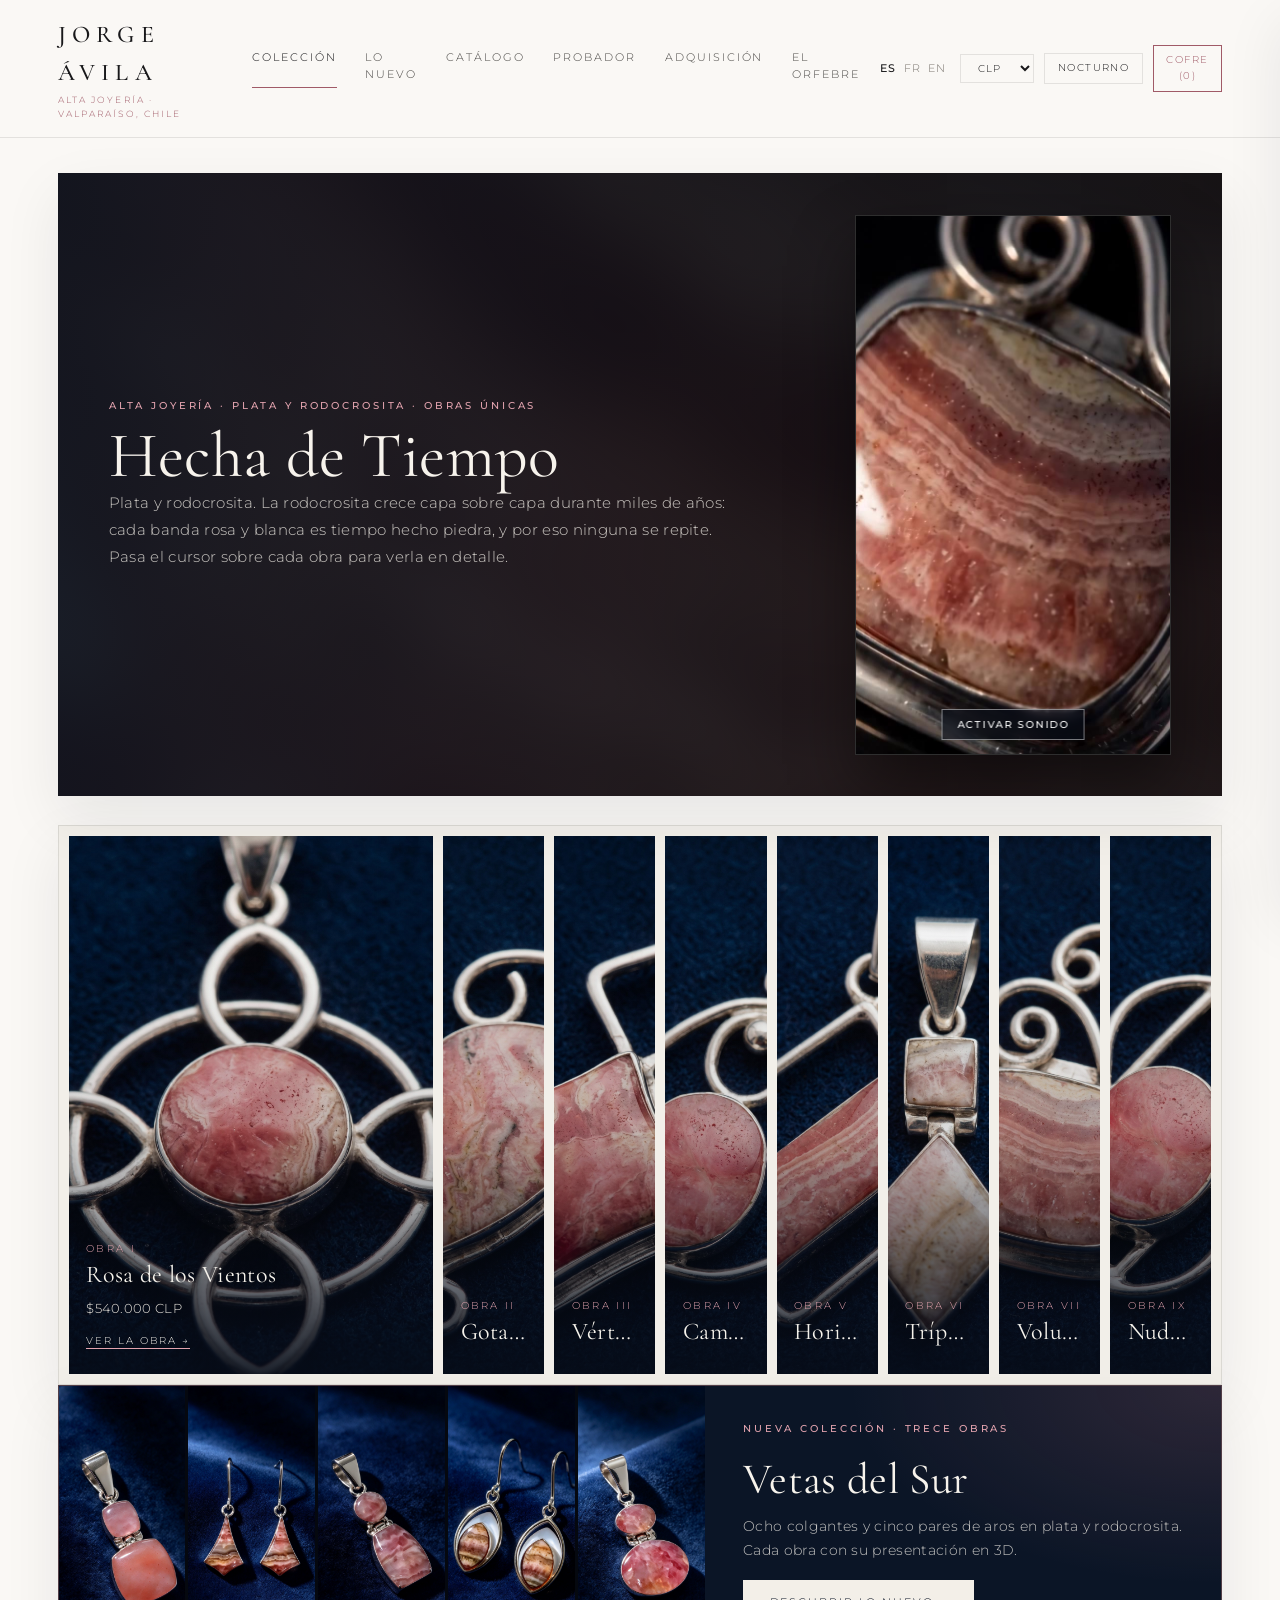
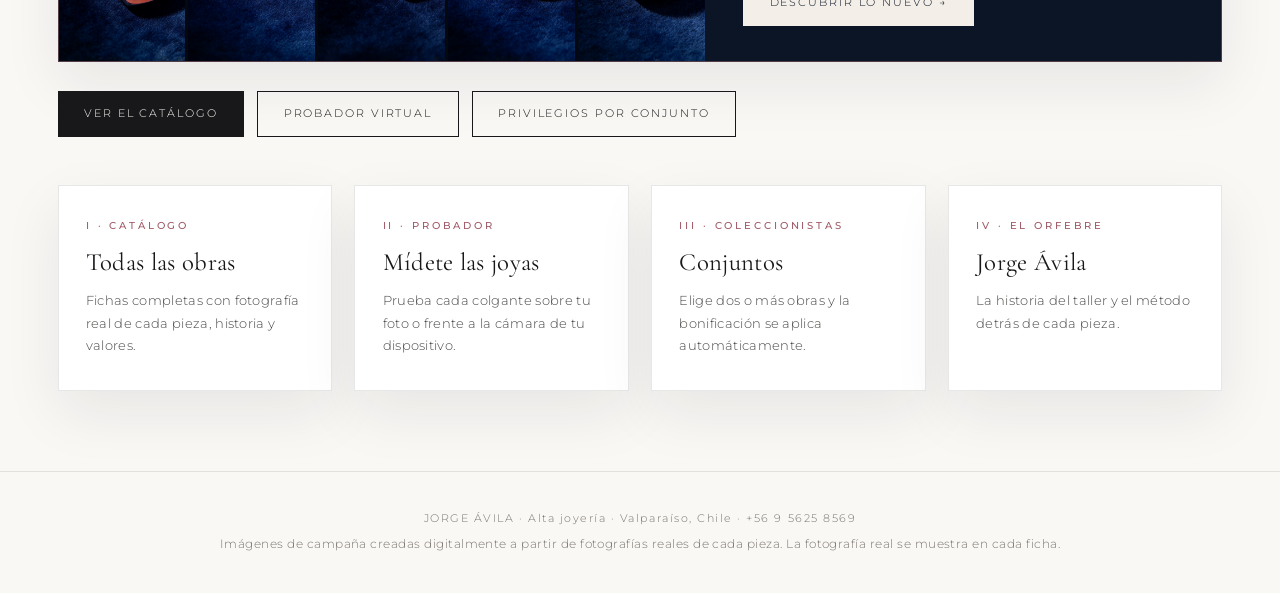
<file: index.html>
<!DOCTYPE html>
<html lang="es" data-theme="light">
<head>
    <meta charset="UTF-8">
    <meta name="viewport" content="width=device-width, initial-scale=1.0">
    <title>Jorge Ávila · Hecha de Tiempo</title>
    <meta name="description" content="Hecha de Tiempo: nueve obras únicas de alta joyería en plata y rodocrosita de Jorge Ávila, Valparaíso, Chile.">
    <meta property="og:title" content="Jorge Ávila · Hecha de Tiempo">
    <meta property="og:description" content="Obras únicas en plata y rodocrosita.">
    <meta property="og:image" content="assets/piezas/01_ambiente.jpg">
    <link rel="icon" href="data:image/svg+xml,%3Csvg xmlns=%22http://www.w3.org/2000/svg%22 viewBox=%220 0 64 64%22%3E%3Crect width=%2264%22 height=%2264%22 fill=%22%230D192B%22/%3E%3Ccircle cx=%2232%22 cy=%2236%22 r=%2213%22 fill=%22%23D48C98%22 stroke=%22%23E8E8E8%22 stroke-width=%224%22/%3E%3C/svg%3E">
    <link rel="preconnect" href="https://fonts.googleapis.com">
    <link rel="preconnect" href="https://fonts.gstatic.com" crossorigin>
    <link rel="stylesheet" href="https://fonts.googleapis.com/css2?family=Cormorant+Garamond:ital,wght@0,400;0,500;0,600;1,400&family=Montserrat:wght@300;400;500&display=swap">
    <link rel="stylesheet" href="css/styles.css">
</head>
<body>
    <header class="navbar" id="nav"></header>
    <main id="main"></main>
    <footer class="footer" id="footer"></footer>
    <div class="veil" id="veil"></div>
    <aside class="cart" id="cart" aria-hidden="true" aria-label="Cofre"></aside>
    <div class="zoom" id="zoom"><img alt=""></div>
    <div class="intro" id="intro" hidden role="dialog" aria-label="Presentación"></div>
    <div class="pres" id="pres" hidden role="dialog" aria-label="Presentación de la obra"></div>
    <noscript><p style="padding:2rem;text-align:center">Este sitio necesita JavaScript activado.</p></noscript>
    <script type="module">
        import "./assets/vendor/model-viewer.min.js";
        customElements.whenDefined("model-viewer").then(() => { customElements.get("model-viewer").dracoDecoderLocation = new URL("assets/vendor/draco/", location.href).href; });
    </script>
    <script src="js/catalog.js"></script>
    <script src="js/app.js"></script>
</body>
</html>
</file>
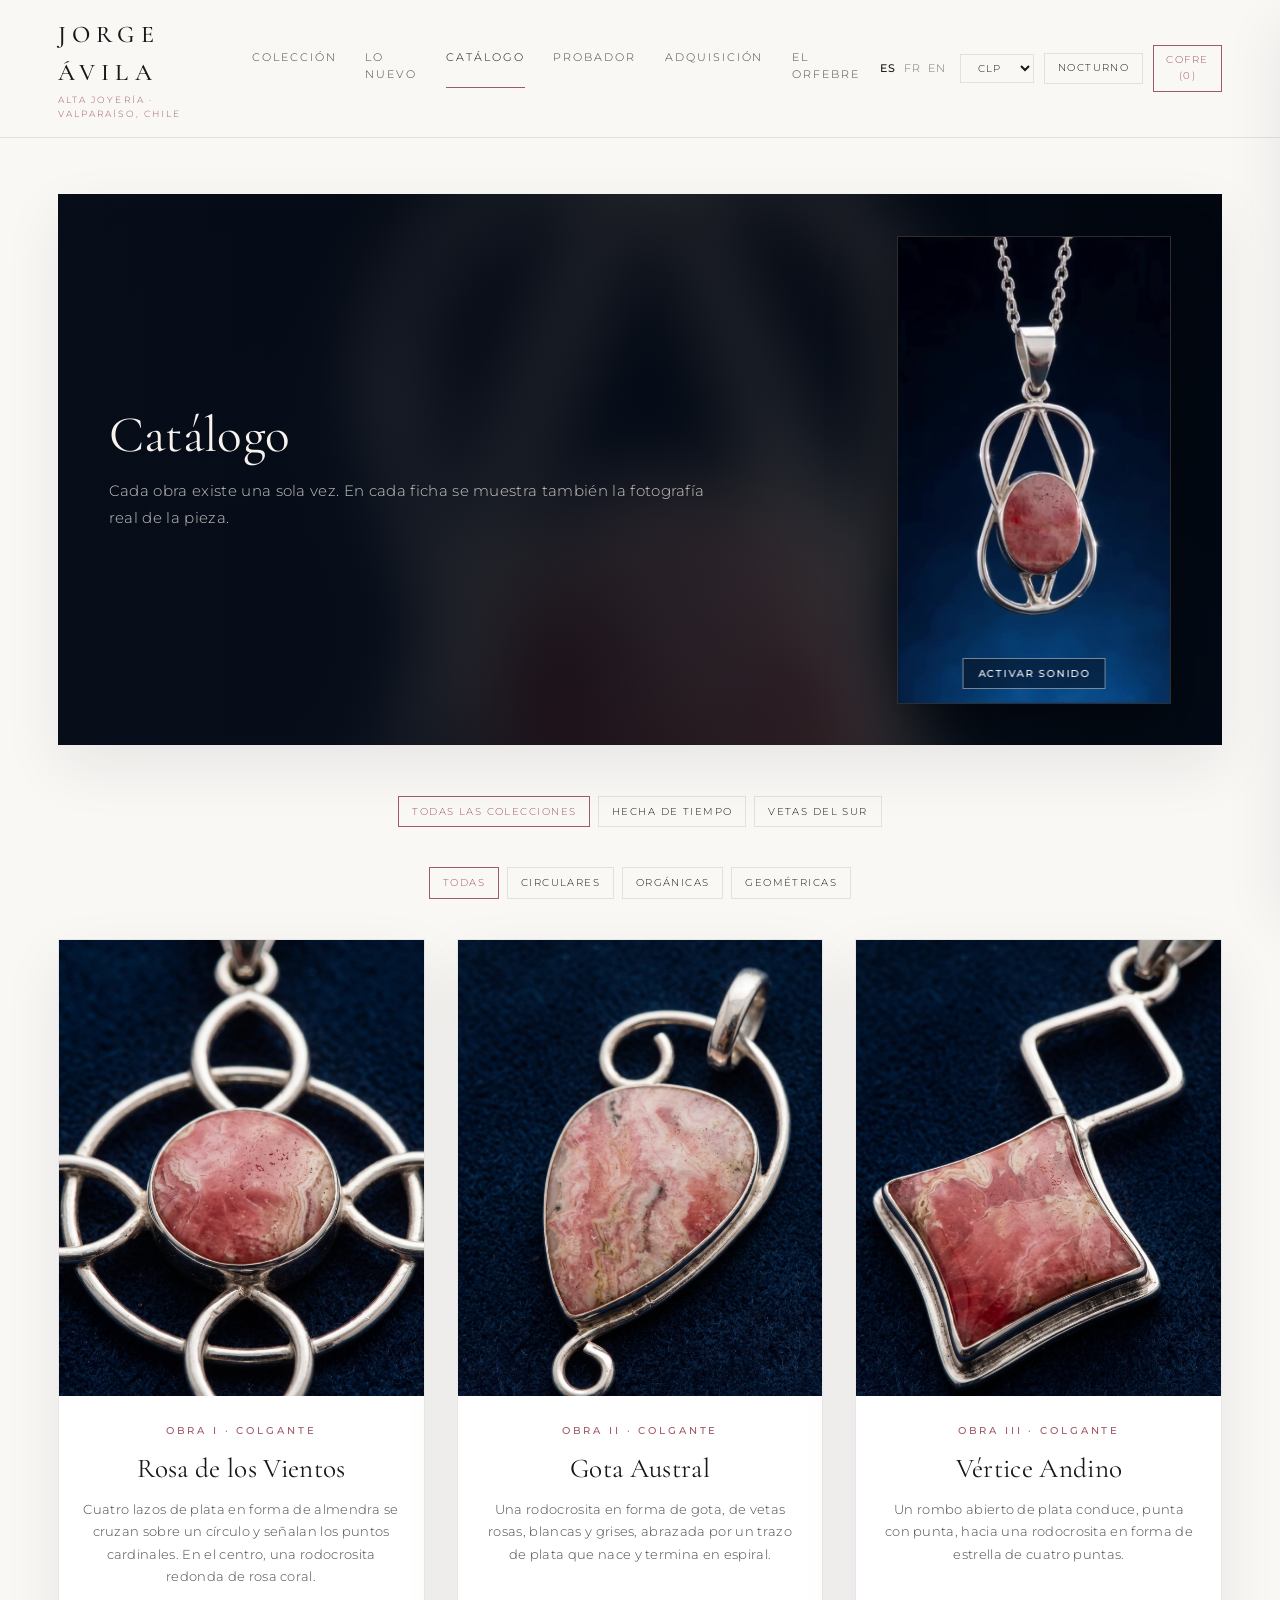
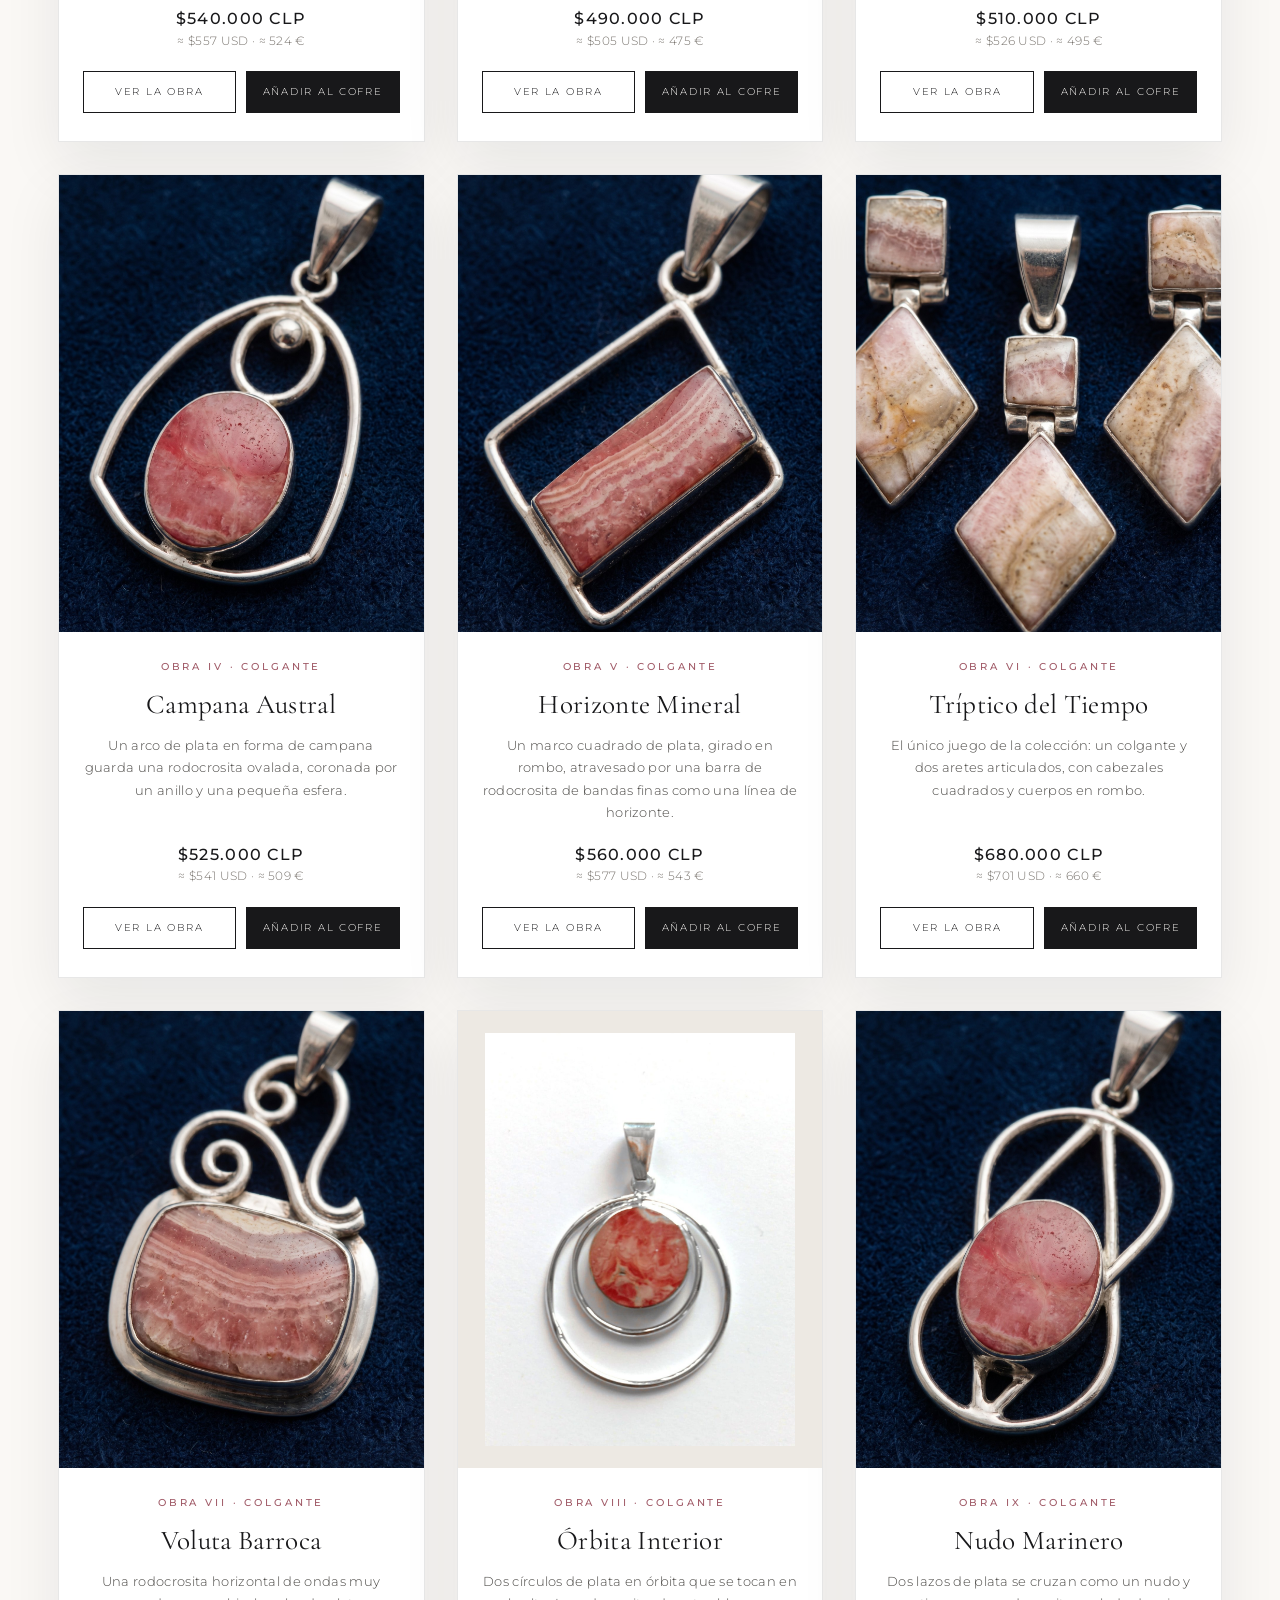
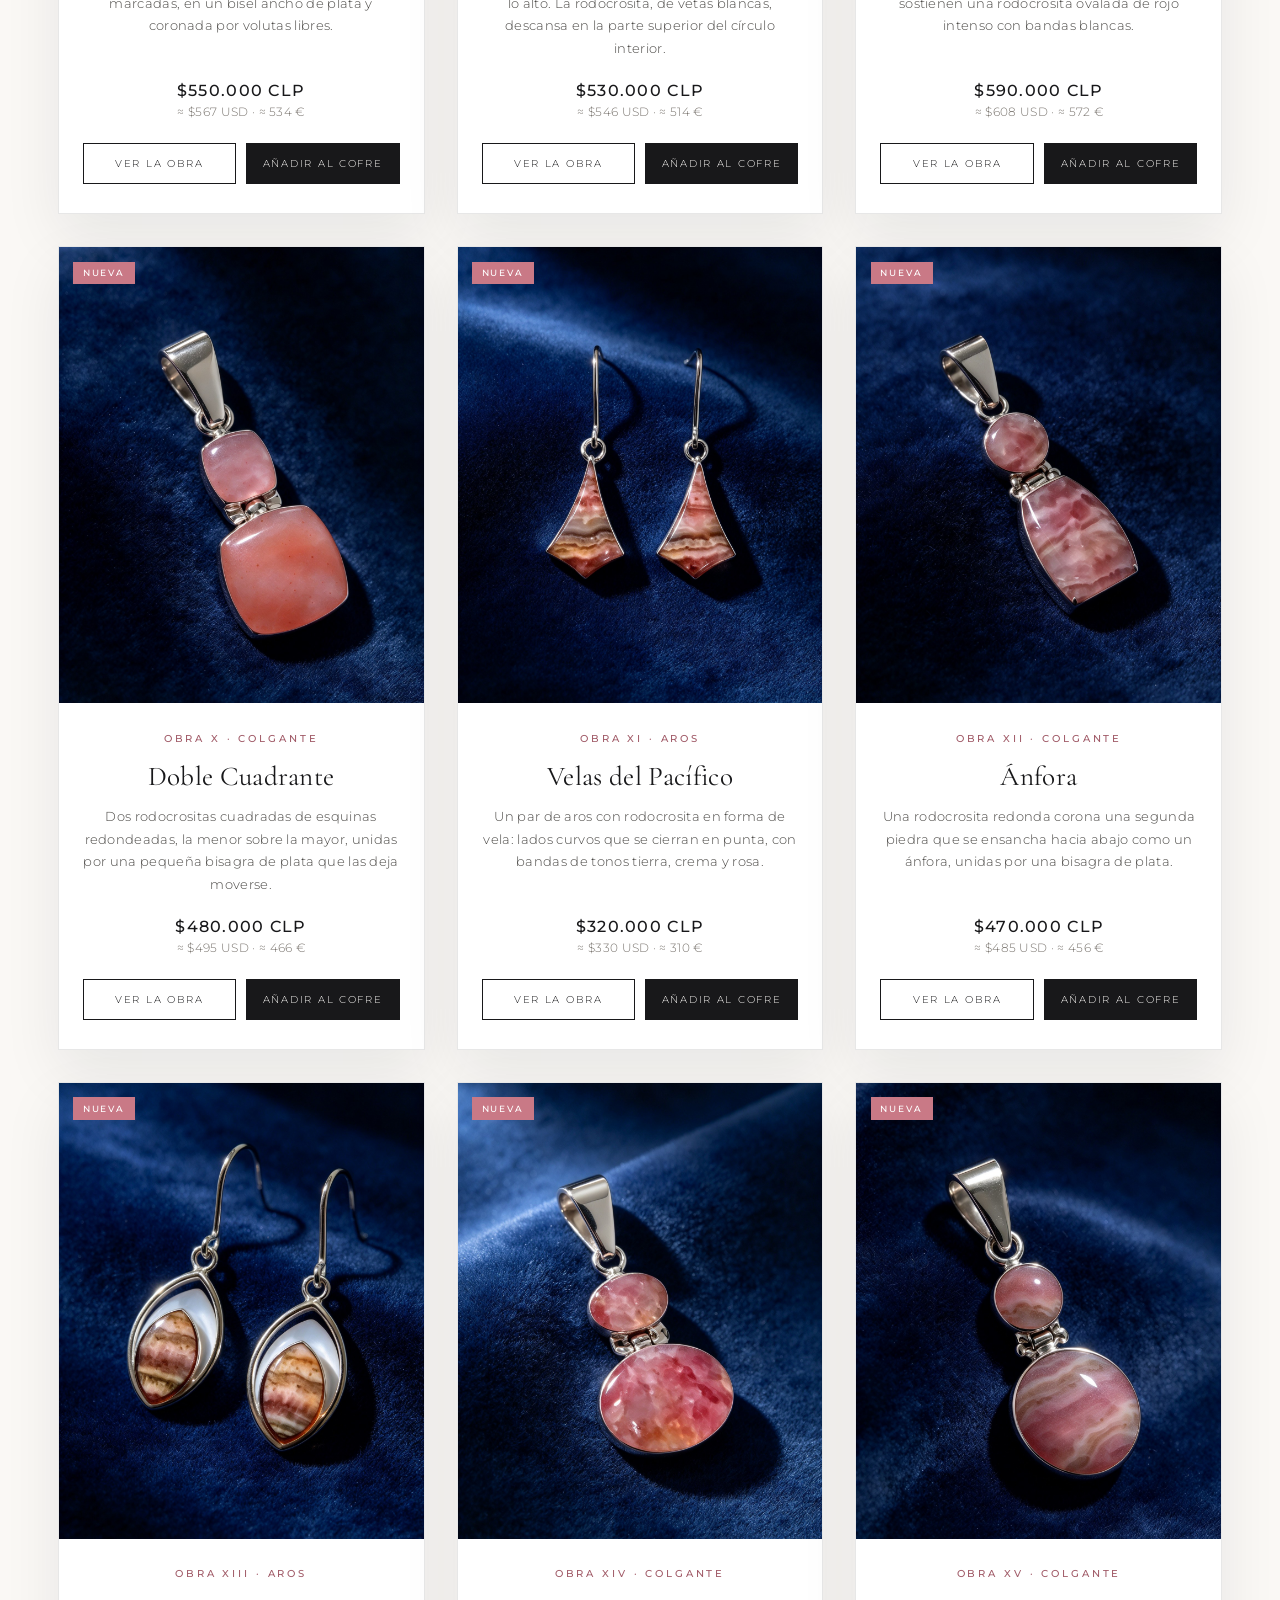
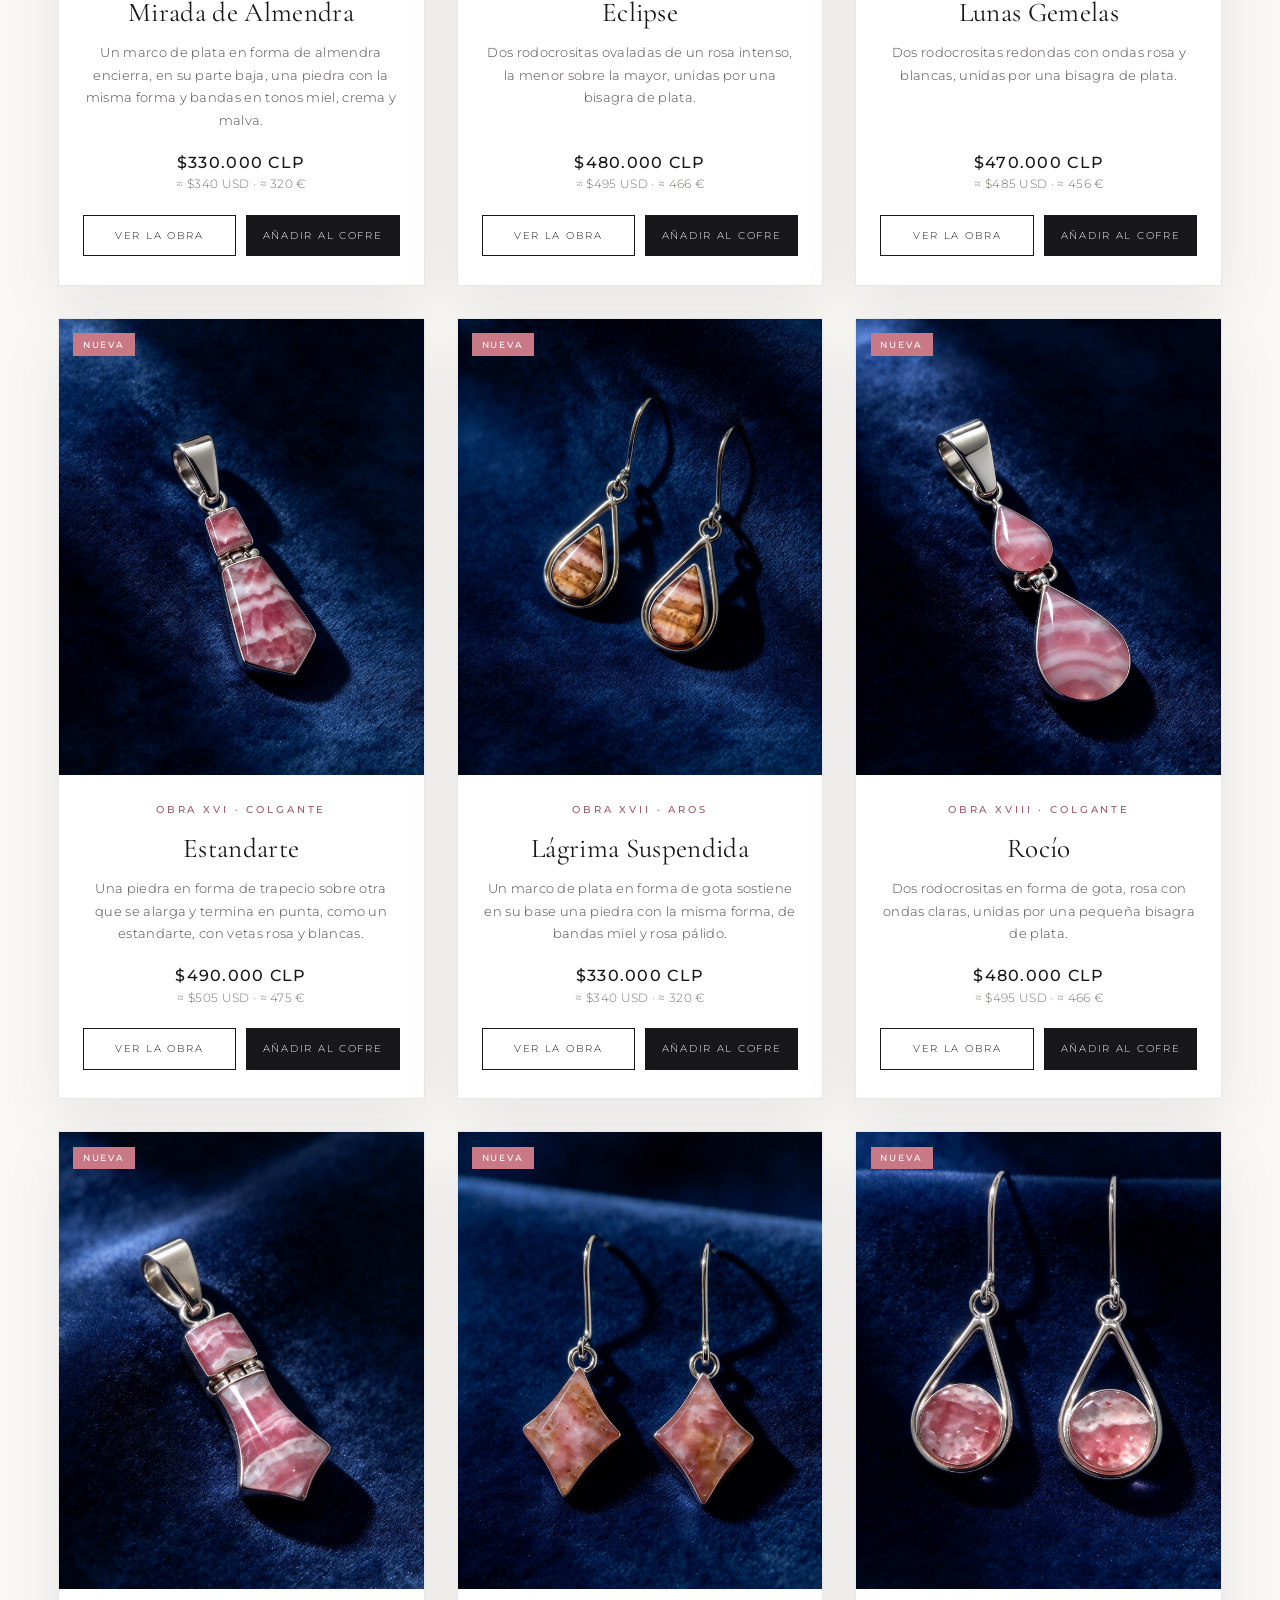
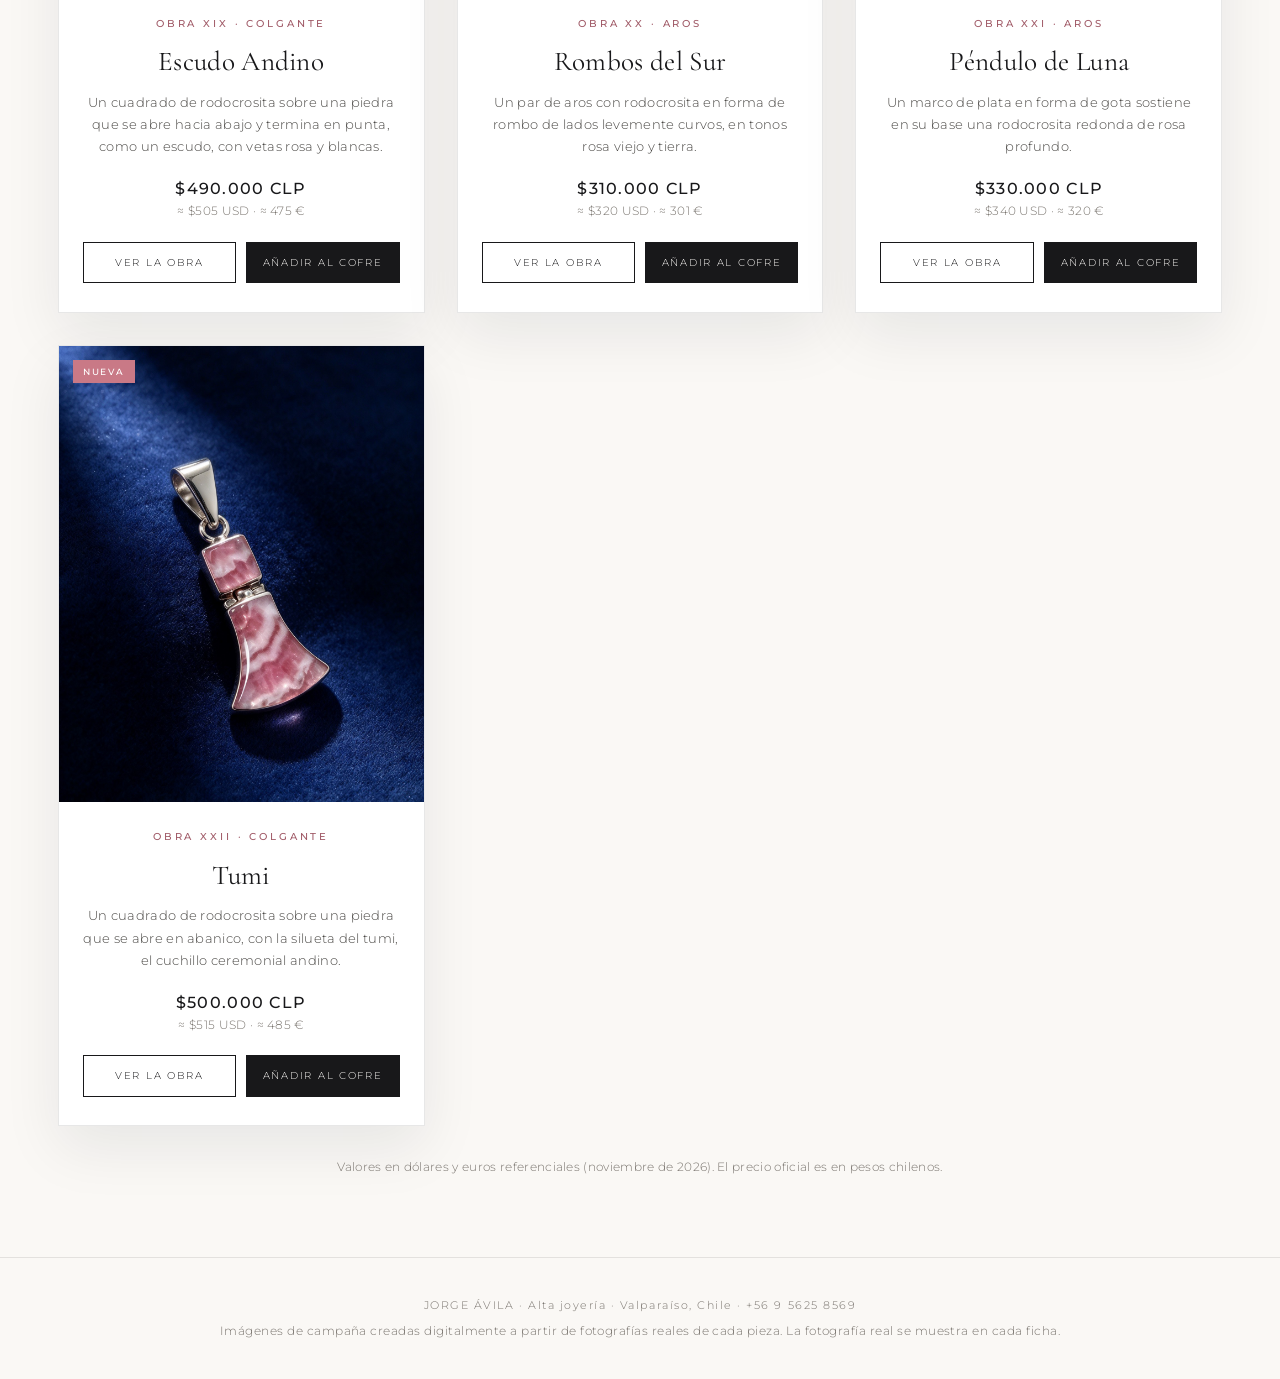
<file: coleccion.html>
<!DOCTYPE html>
<html lang="es"><head><meta charset="UTF-8"><title>Jorge Ávila · Hecha de Tiempo</title>
<meta http-equiv="refresh" content="0; url=index.html#coleccion"><script>location.replace("index.html#coleccion");</script></head>
<body><p><a href="index.html#coleccion">Continuar</a></p></body></html>
</file>
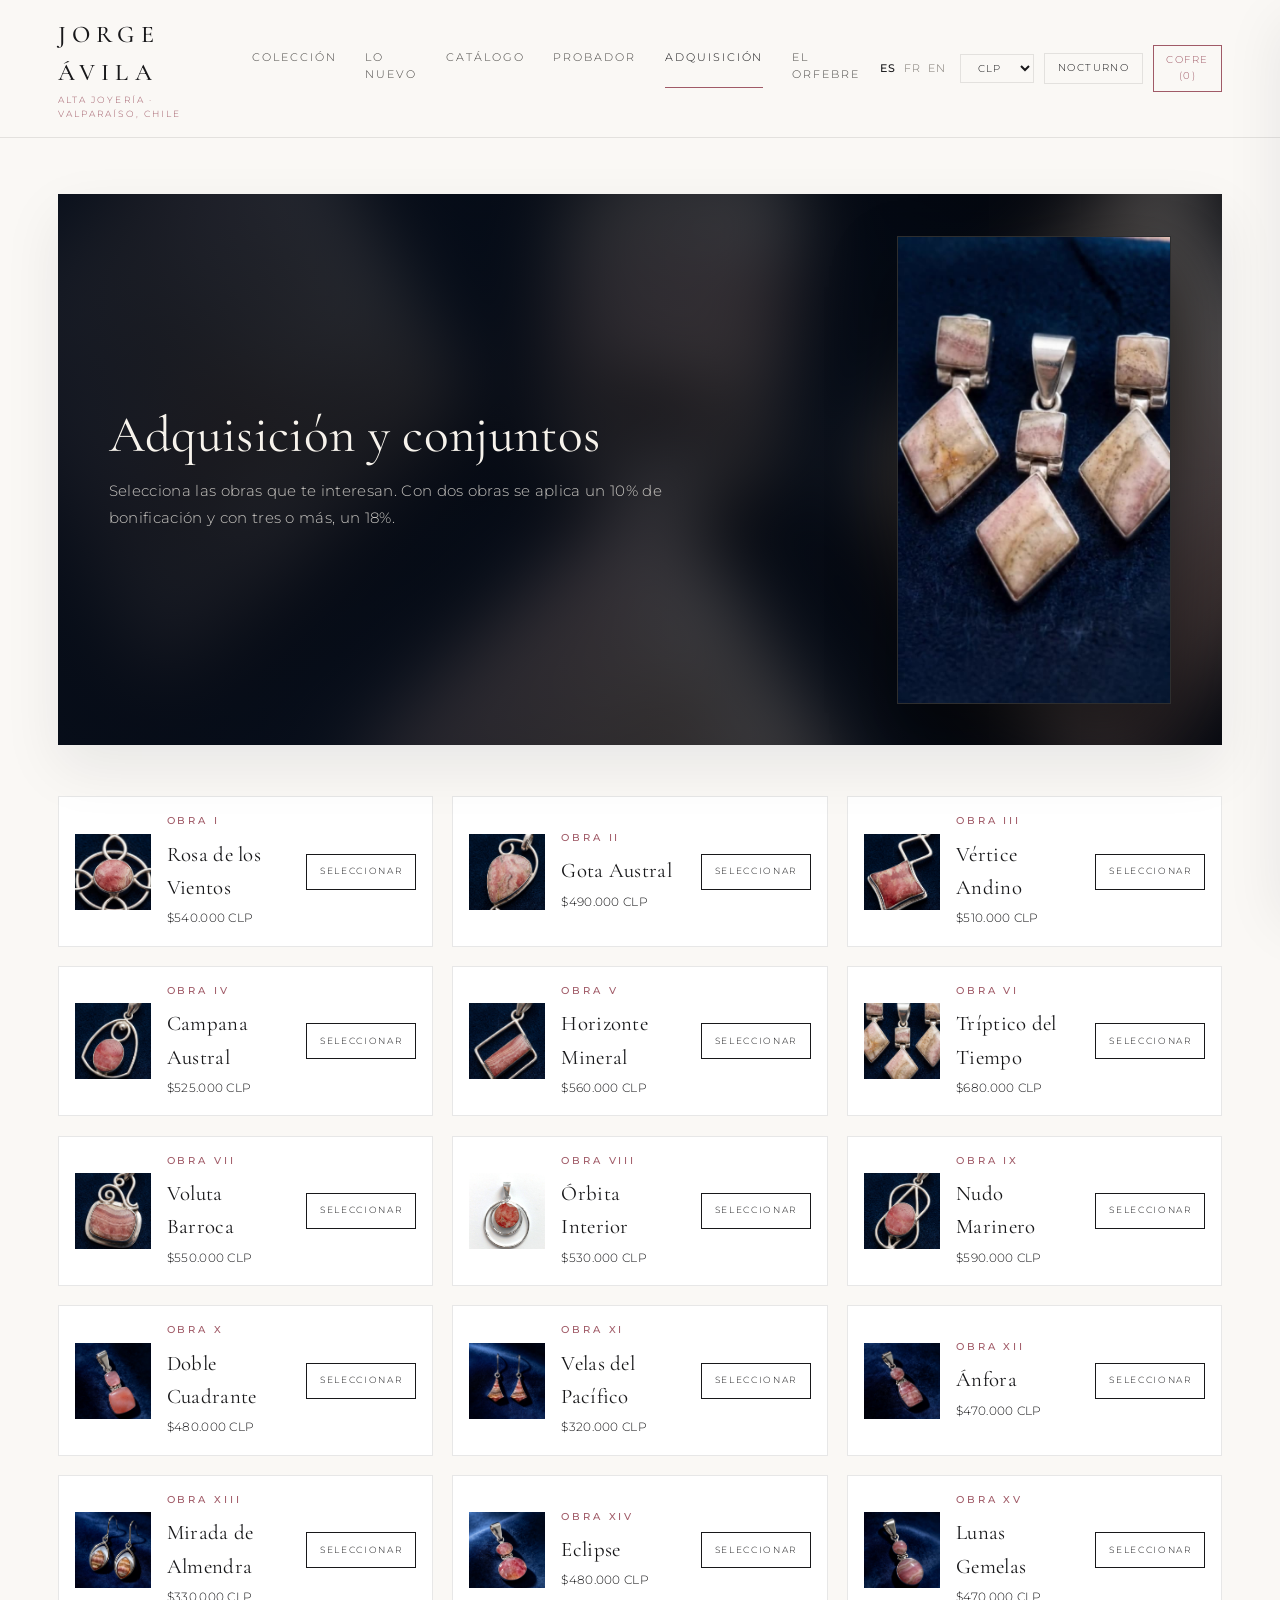
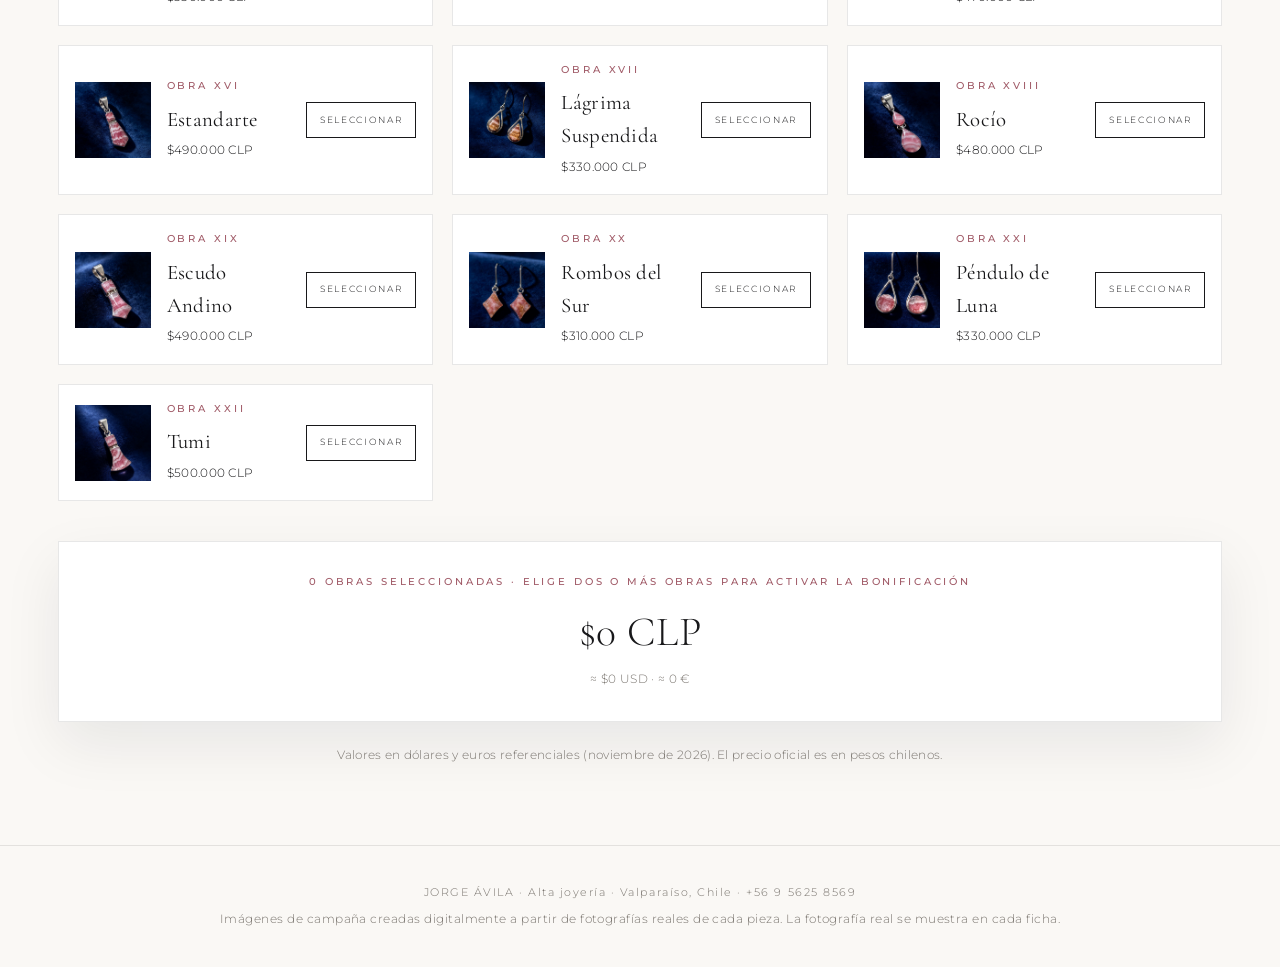
<file: coleccionistas.html>
<!DOCTYPE html>
<html lang="es"><head><meta charset="UTF-8"><title>Jorge Ávila · Hecha de Tiempo</title>
<meta http-equiv="refresh" content="0; url=index.html#coleccionistas"><script>location.replace("index.html#coleccionistas");</script></head>
<body><p><a href="index.html#coleccionistas">Continuar</a></p></body></html>
</file>
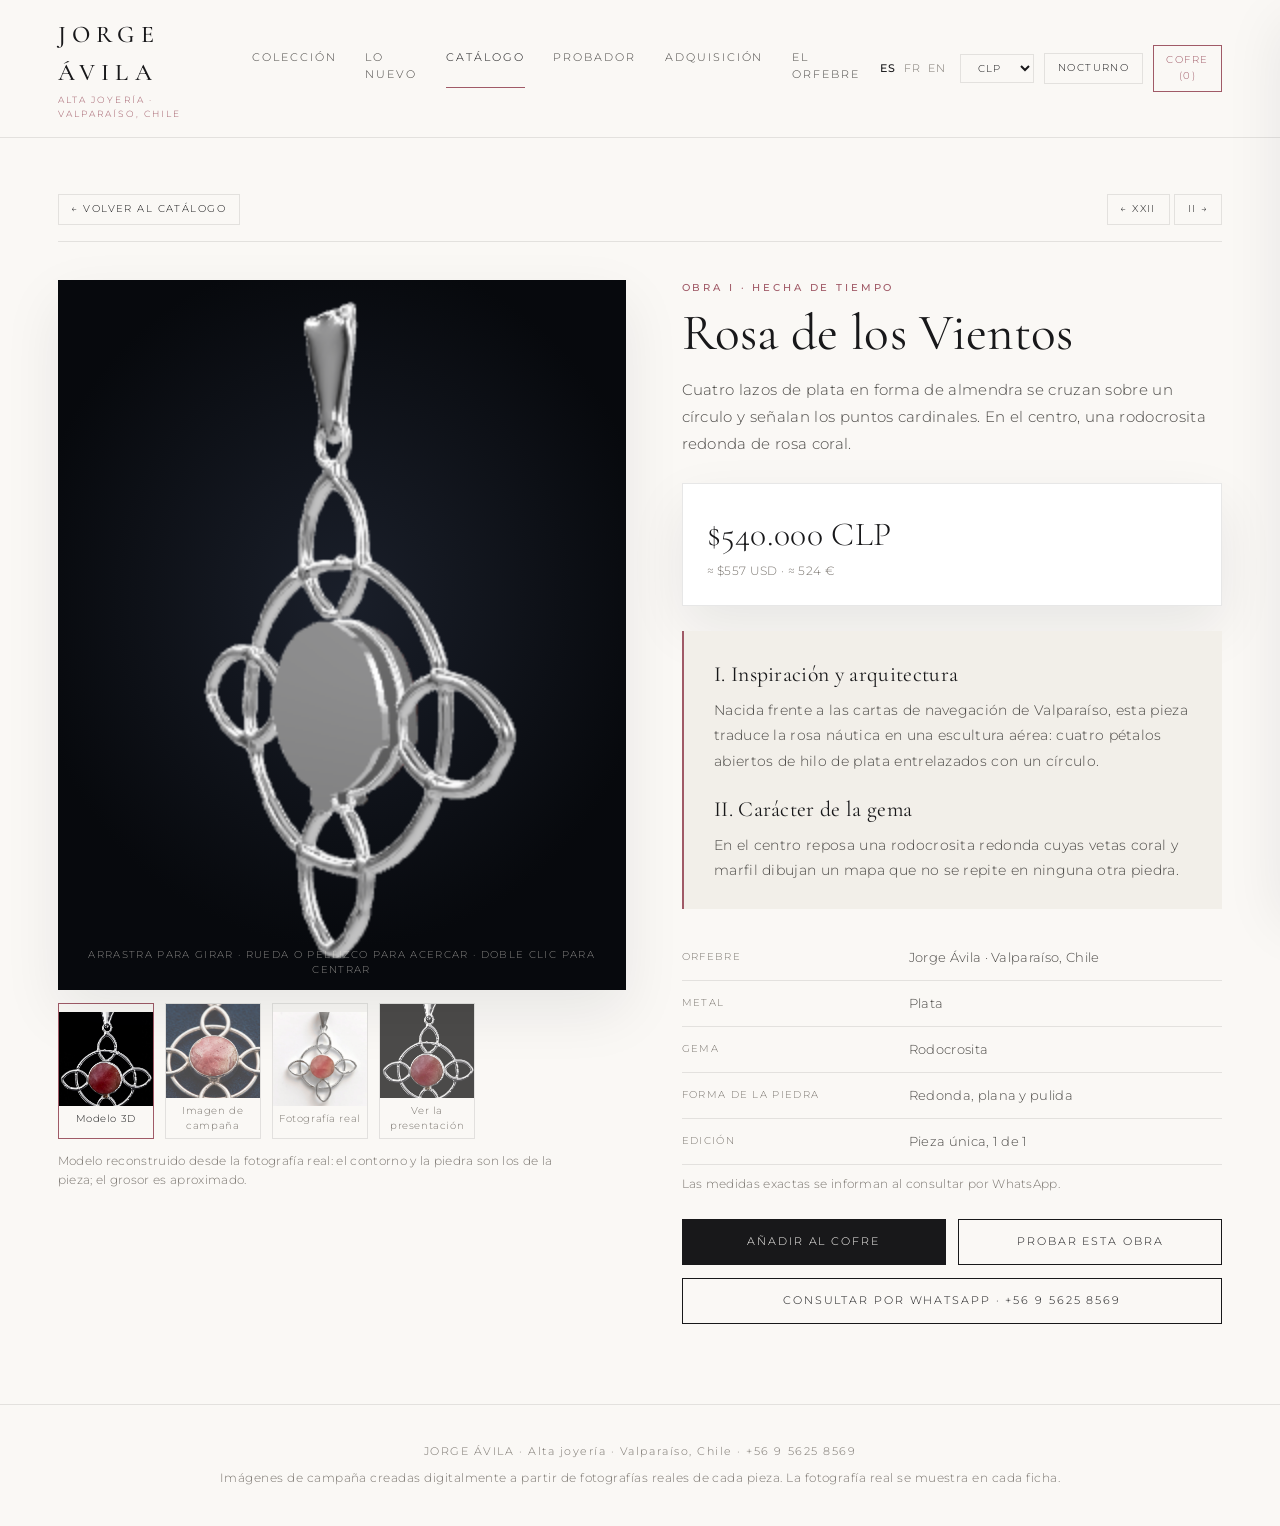
<file: joya.html>
<!DOCTYPE html>
<html lang="es"><head><meta charset="UTF-8"><title>Jorge Ávila · Hecha de Tiempo</title>
<script>var id=(new URLSearchParams(location.search).get("id")||"01").replace(/[^0-9]/g,"").padStart(2,"0").slice(-2);location.replace("index.html#pieza-"+id);</script></head>
<body><p><a href="index.html#coleccion">Continuar</a></p></body></html>
</file>
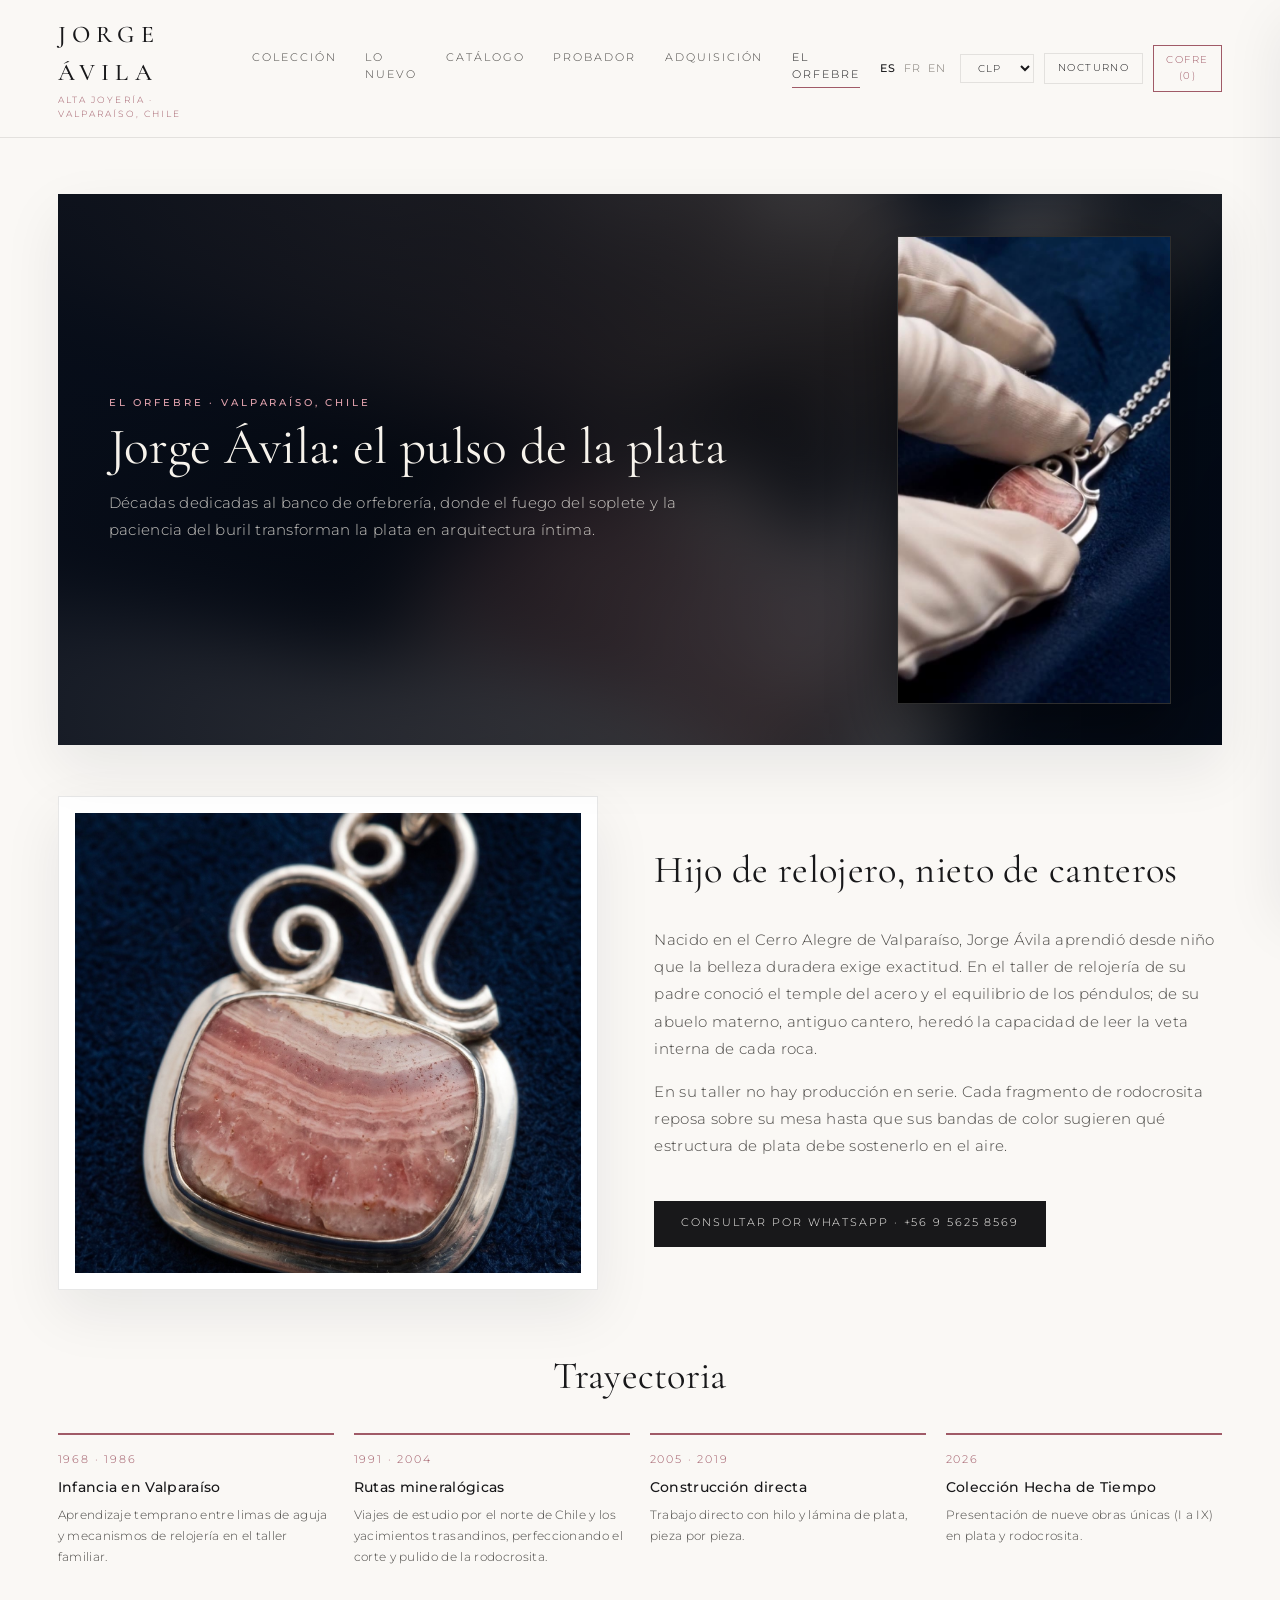
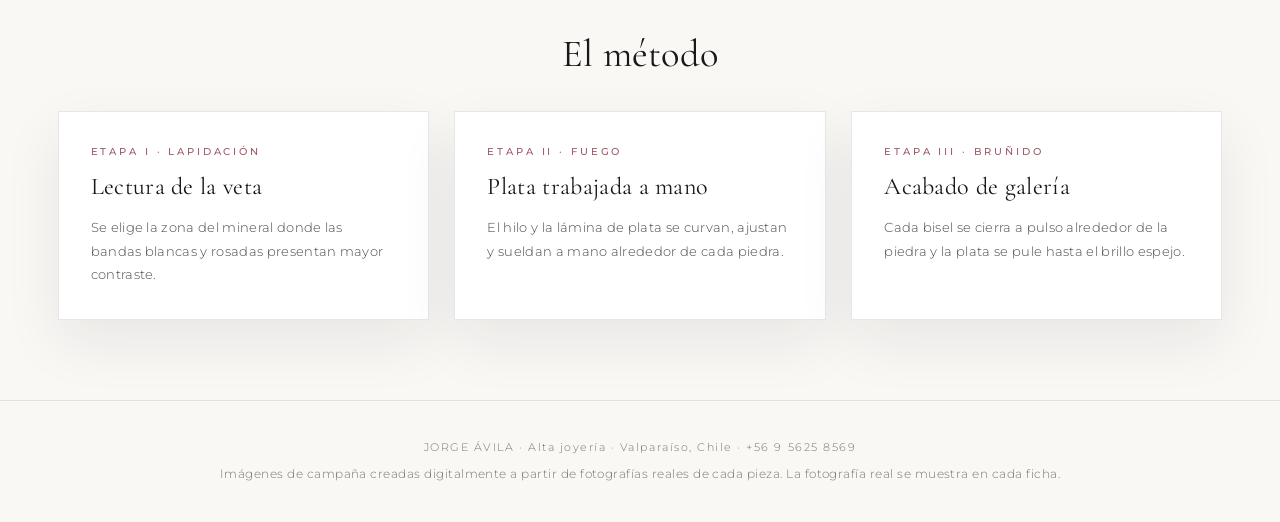
<file: orfebre.html>
<!DOCTYPE html>
<html lang="es"><head><meta charset="UTF-8"><title>Jorge Ávila · Hecha de Tiempo</title>
<meta http-equiv="refresh" content="0; url=index.html#orfebre"><script>location.replace("index.html#orfebre");</script></head>
<body><p><a href="index.html#orfebre">Continuar</a></p></body></html>
</file>
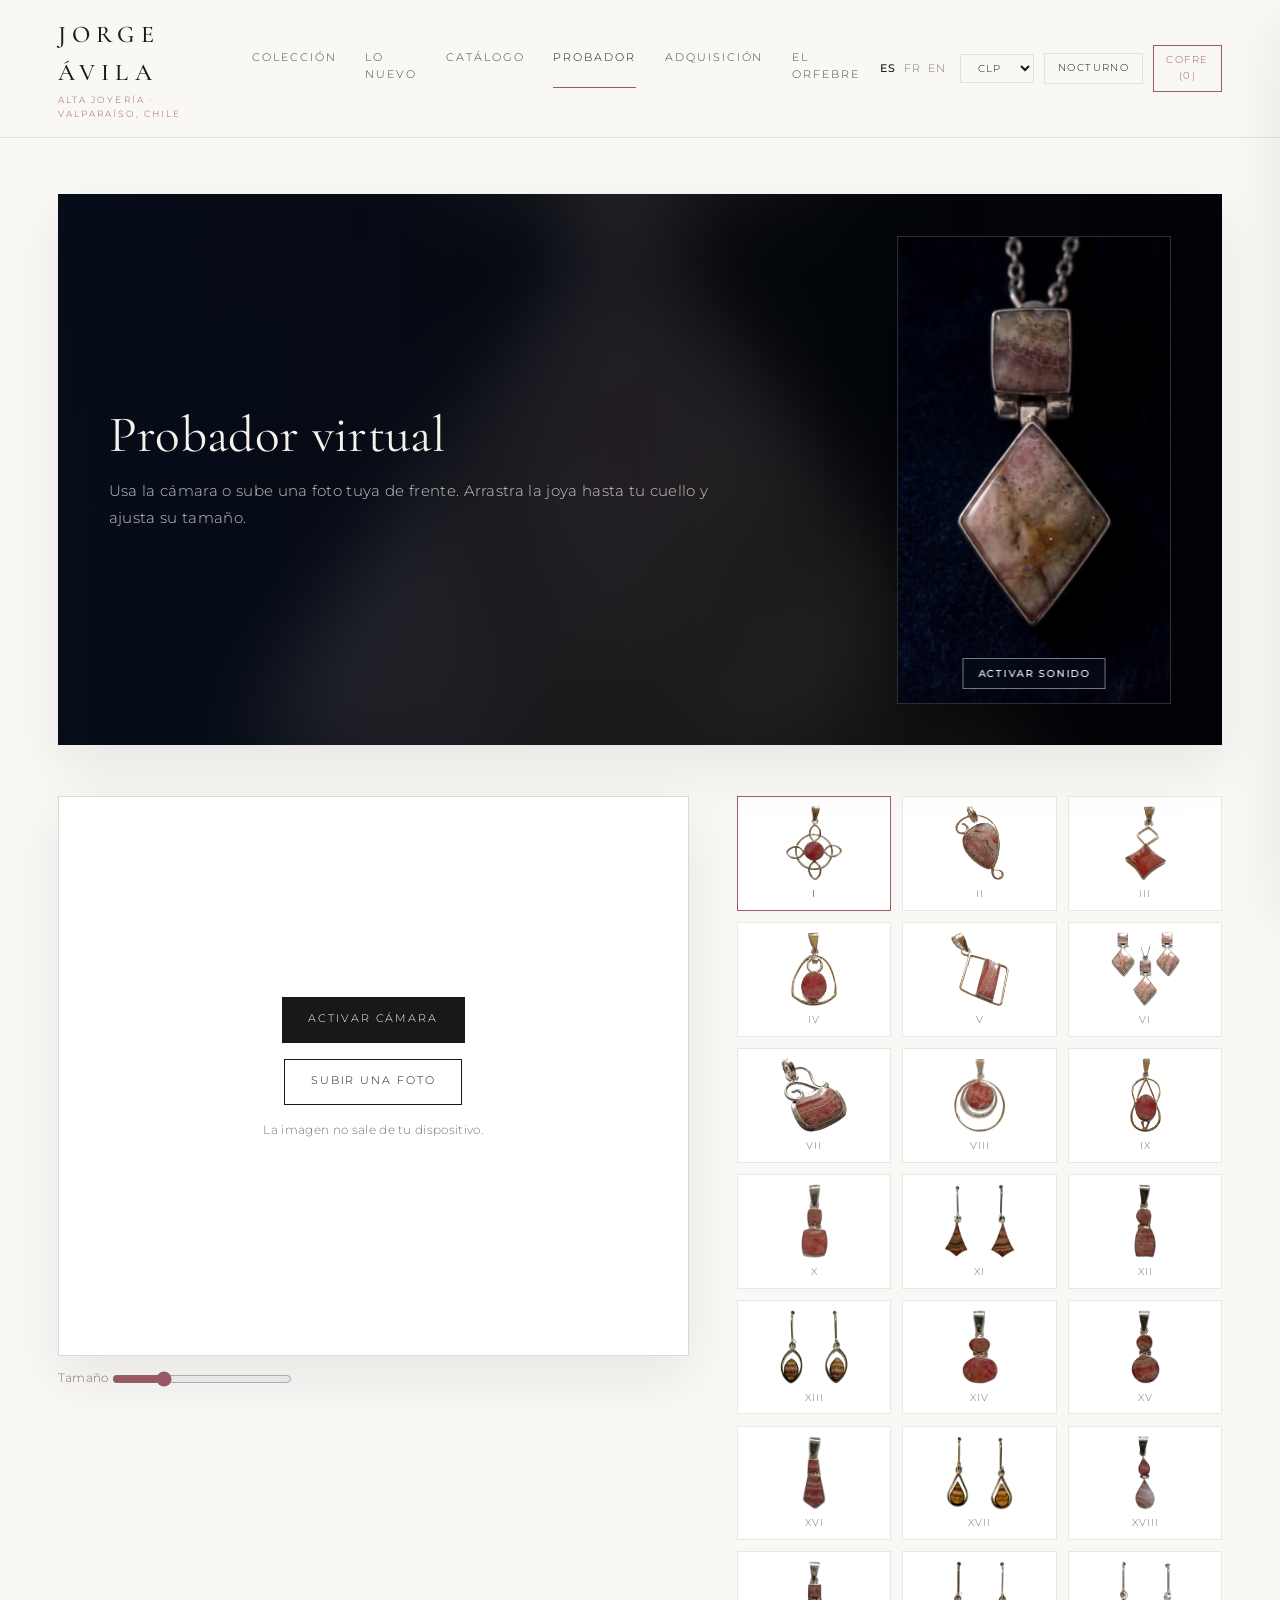
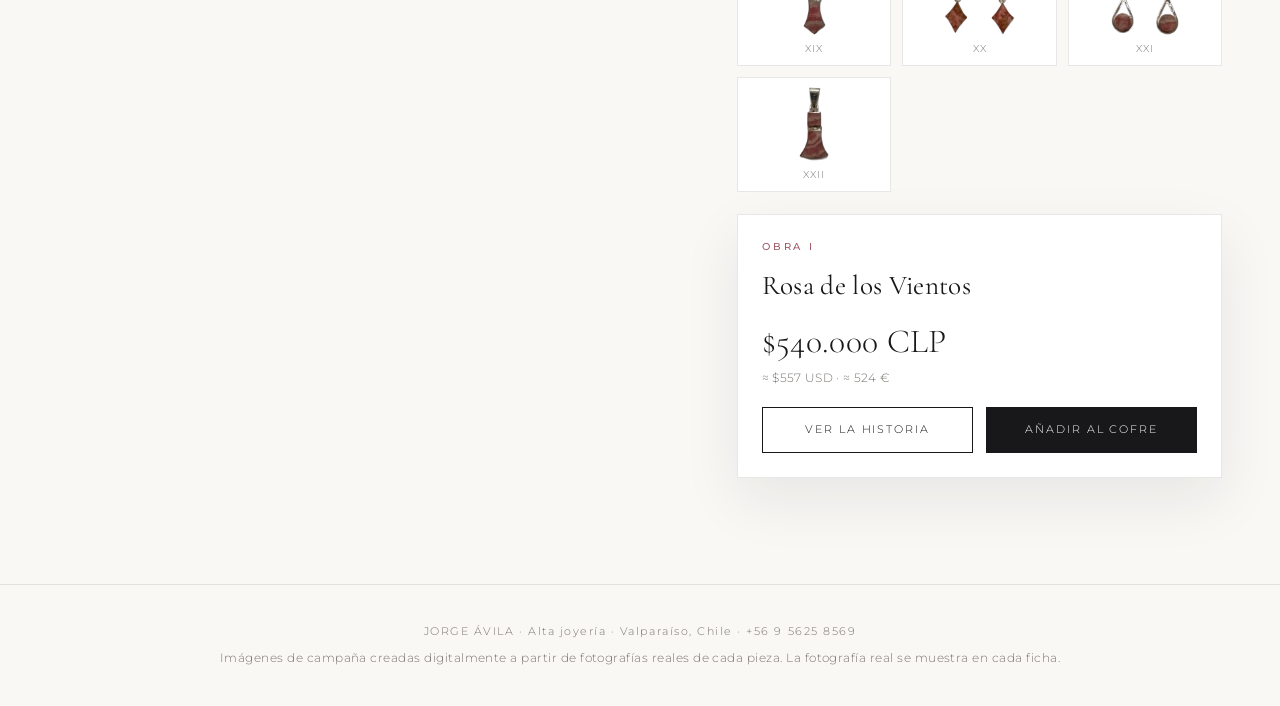
<file: probador.html>
<!DOCTYPE html>
<html lang="es"><head><meta charset="UTF-8"><title>Jorge Ávila · Hecha de Tiempo</title>
<meta http-equiv="refresh" content="0; url=index.html#probador"><script>location.replace("index.html#probador");</script></head>
<body><p><a href="index.html#probador">Continuar</a></p></body></html>
</file>
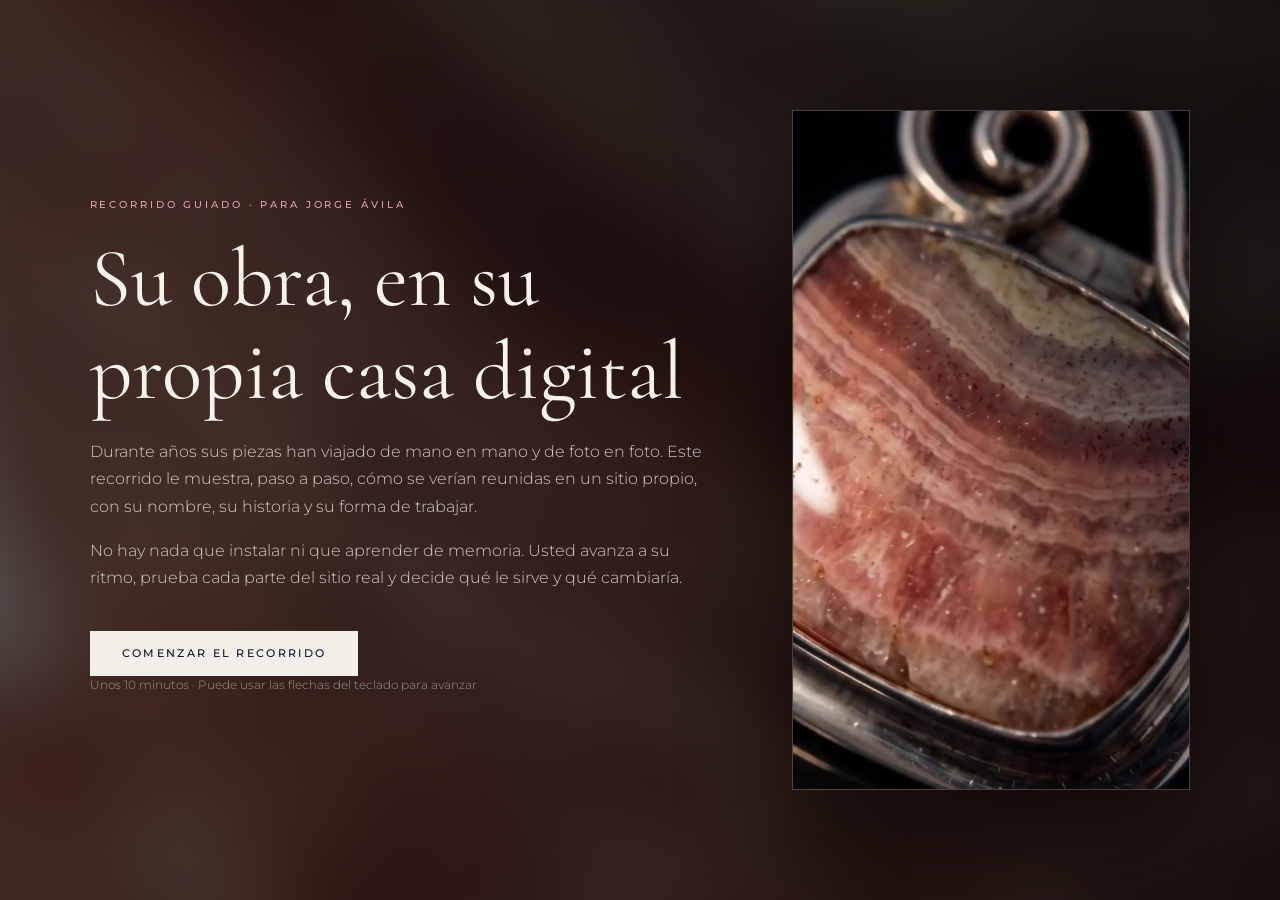
<file: propuesta.html>
<!DOCTYPE html>
<html lang="es">
<head>
<meta charset="UTF-8">
<meta name="viewport" content="width=device-width, initial-scale=1.0">
<meta name="robots" content="noindex">
<title>Recorrido guiado · Su sitio web · Jorge Ávila</title>
<link rel="stylesheet" href="https://fonts.googleapis.com/css2?family=Cormorant+Garamond:ital,wght@0,400;0,500;1,400&family=Montserrat:wght@300;400;500&display=swap">
<style>
/* =====================================================================
   RECORRIDO GUIADO DEL SITIO PARA JORGE ÁVILA
   Cada paso se edita en el arreglo PASOS (al final del archivo).
   La vista de la derecha muestra el sitio real (index.html) en vivo.
   ===================================================================== */
:root { --navy:#0B1526; --ink:#1D2633; --body:#4A5260; --rose:#C97986; --rose2:#E2A3AE; --paper:#F7F4EF; --line:#E4DED5; }
* { box-sizing:border-box; margin:0; padding:0; }
html, body { height:100%; }
body { font-family:'Montserrat',sans-serif; font-weight:300; color:var(--ink); background:var(--paper); line-height:1.7; }
h1, h2, h3 { font-family:'Cormorant Garamond',Georgia,serif; font-weight:400; line-height:1.12; }
.eyebrow { font-size:.6rem; letter-spacing:.3em; text-transform:uppercase; color:var(--rose); font-weight:500; }
button { font-family:inherit; cursor:pointer; }

/* bienvenida */
.welcome { position:fixed; inset:0; z-index:10; background:var(--navy); color:#F3EFE8; display:grid; grid-template-columns:1fr auto; align-items:center; gap:3rem; padding:4rem 7%; overflow:hidden; transition:opacity .7s; }
.welcome::before { content:""; position:absolute; inset:-40px; background:url(assets/video/intro.jpg) center/cover; filter:blur(36px) brightness(.33); transform:scale(1.1); }
.welcome > * { position:relative; }
.welcome h1 { font-size:clamp(2.8rem,6.5vw,5.2rem); color:#F7F3EC; margin:1rem 0 1.2rem; }
.welcome p { color:rgba(243,239,232,.82); font-size:1.02rem; max-width:620px; margin-bottom:1rem; }
.welcome .eyebrow { color:var(--rose2); }
.welcome video { height:min(76vh,680px); aspect-ratio:632/1080; object-fit:cover; border:1px solid rgba(255,255,255,.18); box-shadow:0 40px 80px rgba(0,0,0,.5); }
.welcome.out { opacity:0; pointer-events:none; }
.go { margin-top:1.4rem; background:#F3EFE8; color:var(--navy); border:0; padding:1rem 2rem; font-size:.66rem; letter-spacing:.22em; text-transform:uppercase; font-weight:500; }
.go:hover { background:var(--rose); color:#fff; }
.hint { font-size:.72rem !important; color:rgba(243,239,232,.55) !important; }

/* recorrido */
.tour { display:grid; grid-template-columns:minmax(340px,440px) 1fr; height:100vh; }
.guide { display:flex; flex-direction:column; border-right:1px solid var(--line); background:#fff; min-height:0; }
.top { padding:1.4rem 2rem 1rem; border-bottom:1px solid var(--line); }
.brand { font-family:'Cormorant Garamond',serif; font-size:1.25rem; letter-spacing:.18em; }
.bar { height:2px; background:var(--line); margin-top:1rem; }
.bar span { display:block; height:100%; background:var(--rose); transition:width .5s; }
.step { flex:1; overflow-y:auto; padding:2rem 2rem 1.5rem; }
.step h2 { font-size:2.1rem; margin:.5rem 0 1rem; }
.step p { color:var(--body); font-size:.88rem; margin-bottom:.9rem; }
.box { border-left:2px solid var(--rose); background:#FBF8F4; padding:.9rem 1.1rem; margin:1.1rem 0; }
.box b { display:block; font-size:.58rem; letter-spacing:.24em; text-transform:uppercase; color:var(--rose); font-weight:500; margin-bottom:.3rem; }
.box p { margin:0; font-size:.84rem; }
.box.try { border-color:var(--navy); }
.box.try b { color:var(--navy); }
.box.ask { border-color:var(--rose2); background:transparent; font-style:italic; }
.box.ask p { font-family:'Cormorant Garamond',serif; font-size:1.2rem; color:var(--ink); }
.step ul { padding-left:1.1rem; color:var(--body); font-size:.85rem; margin-bottom:.9rem; }
.nav { display:flex; align-items:center; gap:.6rem; padding:1rem 2rem 1.3rem; border-top:1px solid var(--line); }
.nav button { border:1px solid var(--ink); background:transparent; color:var(--ink); padding:.75rem 1.2rem; font-size:.6rem; letter-spacing:.2em; text-transform:uppercase; font-weight:500; }
.nav button.next { background:var(--ink); color:#fff; margin-left:auto; }
.nav button:disabled { opacity:.3; cursor:default; }
.count { font-size:.7rem; color:#8A8F98; }

/* vista en vivo */
.stage { position:relative; display:flex; flex-direction:column; background:#E9E4DC; min-height:0; }
.tools { display:flex; gap:.5rem; align-items:center; padding:.8rem 1.2rem; font-size:.62rem; letter-spacing:.18em; text-transform:uppercase; color:#8A8F98; }
.tools button { border:1px solid #C9C2B7; background:transparent; padding:.45rem .8rem; font-size:.58rem; letter-spacing:.18em; text-transform:uppercase; color:var(--ink); }
.tools button.on { background:var(--ink); color:#fff; border-color:var(--ink); }
.tools a { margin-left:auto; color:var(--ink); }
.screen { flex:1; display:flex; align-items:center; justify-content:center; padding:0 1.2rem 1.2rem; min-height:0; }
.frame { width:100%; height:100%; background:#fff; box-shadow:0 20px 50px rgba(0,0,0,.18); border:1px solid #D6CFC4; transition:width .4s, height .4s; }
.frame.mobile { width:390px; height:min(100%,800px); border-radius:28px; border:10px solid #111; }
iframe { width:100%; height:100%; border:0; display:block; border-radius:inherit; }

@media (max-width:900px) {
  .welcome { grid-template-columns:1fr; text-align:center; overflow-y:auto; }
  .welcome p { margin-left:auto; margin-right:auto; }
  .welcome video { height:44vh; margin:0 auto; }
  .tour { grid-template-columns:1fr; grid-template-rows:auto 60vh; height:auto; }
  .guide { border-right:0; }
  .stage { height:70vh; }
  .frame.mobile { width:100%; border-radius:0; border:0; }
}
</style>
</head>
<body>

<div class="welcome" id="welcome">
  <div>
    <span class="eyebrow">Recorrido guiado · Para Jorge Ávila</span>
    <h1>Su obra, en su propia casa digital</h1>
    <p>Durante años sus piezas han viajado de mano en mano y de foto en foto. Este recorrido le muestra, paso a paso, cómo se verían reunidas en un sitio propio, con su nombre, su historia y su forma de trabajar.</p>
    <p>No hay nada que instalar ni que aprender de memoria. Usted avanza a su ritmo, prueba cada parte del sitio real y decide qué le sirve y qué cambiaría.</p>
    <button class="go" id="start">Comenzar el recorrido</button>
    <p class="hint">Unos 10 minutos · Puede usar las flechas del teclado para avanzar</p>
  </div>
  <video src="assets/video/intro.mp4" poster="assets/video/intro.jpg" muted loop autoplay playsinline></video>
</div>

<div class="tour">
  <aside class="guide">
    <div class="top">
      <div class="brand">JORGE ÁVILA</div>
      <div class="bar"><span id="bar"></span></div>
    </div>
    <div class="step" id="step" aria-live="polite"></div>
    <div class="nav">
      <button id="prev">Anterior</button>
      <span class="count" id="count"></span>
      <button class="next" id="next">Siguiente</button>
    </div>
  </aside>
  <main class="stage">
    <div class="tools">
      Vista
      <button id="v-desk" class="on">Computador</button>
      <button id="v-mob">Celular</button>
      <a href="index.html" target="_blank" id="open">Abrir en pestaña nueva ↗</a>
    </div>
    <div class="screen"><div class="frame" id="frame"><iframe id="site" title="Sitio de Jorge Ávila" src="about:blank"></iframe></div></div>
  </main>
</div>

<script>
/* Cada paso: ruta del sitio que se muestra, título, explicación, qué significa para él,
   qué probar y una pregunta para conversar. Todo es editable. */
var PASOS = [
  { ruta: "inicio", eb: "Primera impresión", t: "Una bienvenida que cuenta quién es usted",
    txt: ["Quien entra a su sitio no ve primero un precio: ve y escucha la piedra. La presentación dura 15 segundos y tiene una voz que resume la colección: millones de años de piedra, plata trabajada a mano, una joya única.",
          "Es la misma estrategia de las grandes casas de joyería: antes de vender, emocionar."],
    sig: "Su trabajo se presenta con la seriedad de una galería, no como un producto más en una red social.",
    try: "En la vista de la derecha presione «Entrar con sonido» y vea la presentación completa.",
    ask: "¿Cómo le gustaría que se sintiera una clienta en los primeros segundos frente a su obra?" },
  { ruta: "inicio", eb: "La portada", t: "Sus obras, una junto a la otra",
    txt: ["Después de la presentación aparece la portada. Abajo, las piezas forman un friso: al pasar el cursor sobre cada una, se abre y muestra su nombre y su valor.",
          "Cada pieza tiene un nombre propio (Rosa de los Vientos, Gota Austral, Nudo Marinero…). Los nombres convierten un colgante en una obra con identidad."],
    sig: "Una persona puede recorrer toda su colección en pocos segundos, sin descargar nada ni escribirle primero.",
    try: "Pase el cursor por las piezas del friso. Haga clic en la que más le guste.",
    ask: "¿Los nombres le parecen fieles a cada pieza? ¿Cuál cambiaría?" },
  { ruta: "coleccion", eb: "El catálogo", t: "Todo el taller, ordenado",
    txt: ["El catálogo reúne las obras con su imagen, su valor y dos botones: ver la obra o añadirla al cofre.",
          "Los filtros separan las piezas por estilo: circulares, orgánicas y geométricas. Así cada clienta llega más rápido a lo que busca."],
    sig: "Cuando cree nuevas piezas, se agregan al catálogo sin rediseñar nada.",
    try: "Use los filtros de arriba del catálogo y observe cómo se reordenan las obras.",
    ask: "¿Cómo agruparía usted sus piezas si tuviera que explicarlas a alguien que no las conoce?" },
  { ruta: "pieza-01", eb: "La ficha de cada obra", t: "Cada pieza cuenta su propia historia",
    txt: ["Cada obra tiene una página propia con imagen de campaña, fotografía real, forma, historia y valor en tres monedas.",
          "La fotografía real está siempre presente: la clienta ve exactamente lo que recibirá. Eso genera confianza, sobre todo en compras a distancia."],
    sig: "Ya no necesita explicar lo mismo por mensaje una y otra vez: la ficha lo hace por usted, de día y de noche.",
    try: "Haga clic en la imagen grande para ampliarla. Cambie entre la imagen de campaña y la foto real.",
    ask: "¿Qué le preguntan siempre sus clientas sobre una pieza? Eso puede quedar escrito aquí." },
  { ruta: "probador", eb: "El probador virtual", t: "Probarse la joya sin salir de casa",
    txt: ["La clienta activa su cámara o sube una foto suya, elige una pieza y la arrastra hasta su cuello. Puede ajustar el tamaño.",
          "Es una de las mayores dudas al comprar joyería a distancia: «¿cómo se me verá?». El probador responde esa pregunta en segundos."],
    sig: "Menos indecisión antes de comprar, y una experiencia que pocas joyerías independientes ofrecen.",
    try: "Presione «Subir foto» y use cualquier retrato de frente. Arrastre la joya y cambie su tamaño.",
    ask: "¿Cree que sus clientas usarían esta herramienta? ¿Qué pieza probaría primero?" },
  { ruta: "coleccionistas", eb: "El cofre y los conjuntos", t: "Vender más de una pieza, con elegancia",
    txt: ["La clienta puede seleccionar varias obras. El sitio calcula solo una bonificación: 10 % al elegir dos y 18 % al elegir tres o más.",
          "Los porcentajes son un ejemplo: usted decide si los mantiene, los cambia o los quita."],
    sig: "Un incentivo claro para quien duda entre dos piezas, sin tener que negociar cada vez.",
    try: "Seleccione dos o tres obras y observe cómo cambia el total.",
    ask: "¿Le gustaría premiar a quien compra un conjunto? ¿De qué manera?" },
  { ruta: "pieza-02", eb: "La compra", t: "El pedido llega directo a su WhatsApp",
    txt: ["No hay pasarela de pago ni intermediarios. Al presionar «Reservar», se abre WhatsApp con un mensaje ya escrito: el nombre de la obra, su número y su valor.",
          "Usted conversa con la clienta como siempre lo ha hecho, pero ella llega informada y decidida."],
    sig: "Mantiene el trato personal que distingue su trabajo, y no paga comisiones por cada venta.",
    try: "En la ficha de la derecha observe el botón de WhatsApp bajo el valor (no es necesario enviarlo).",
    ask: "¿Hoy por dónde le llegan las consultas? ¿Qué le facilitaría recibirlas así?" },
  { ruta: "orfebre", eb: "El orfebre", t: "Su historia también vende",
    txt: ["La sección «El orfebre» presenta su trayectoria, su origen y su método de trabajo.",
          "Los textos actuales son una propuesta escrita sin sus datos. Con su historia real (dónde aprendió, desde cuándo trabaja la plata, qué lo inspira), esta página se vuelve el corazón del sitio."],
    sig: "Quien compra una pieza única quiere conocer a la persona que la hizo.",
    try: "Lea la sección y anote qué es cierto, qué cambiaría y qué falta.",
    ask: "Si tuviera que contar en tres frases por qué hace joyas, ¿qué diría?" },
  { ruta: "inicio", eb: "Para el mundo", t: "Tres idiomas, tres monedas, cualquier pantalla",
    txt: ["El sitio está en español, francés e inglés. Los valores se muestran en pesos chilenos, dólares y euros.",
          "Se ve bien en computador y en celular, y tiene un modo nocturno para leer cómodamente."],
    sig: "Un turista en Valparaíso o una clienta en Europa pueden comprarle con la misma facilidad que alguien de su barrio.",
    try: "Arriba a la derecha de esta pantalla presione «Celular». Luego, dentro del sitio, cambie el idioma a FR o EN.",
    ask: "¿Ha tenido clientes extranjeros? ¿De dónde?", mobile: true },
  { ruta: "coleccion", eb: "Los videos", t: "Cada sección tiene su propio video",
    txt: ["Además de la presentación, cada parte del sitio abre con un video corto de las piezas: el catálogo, el probador, los conjuntos y el orfebre.",
          "Estos mismos videos sirven para Instagram, Facebook, TikTok y los estados de WhatsApp."],
    sig: "Contenido listo para publicar durante semanas, sin tener que producirlo de nuevo.",
    try: "Presione «Activar sonido» sobre el video del catálogo.",
    ask: "¿En qué redes le gustaría que se viera su trabajo?" },
  { ruta: "inicio", eb: "Lo que usted controla", t: "Un sitio que le pertenece",
    txt: ["Todo es modificable: nombres, historias, valores, fotografías, bonificaciones, número de WhatsApp y textos del orfebre.",
          "El sitio no depende de una plataforma mensual: es suyo, puede tener su propio dominio y crecer con cada nueva colección."],
    sig: "Su obra deja de depender del algoritmo de una red social. Tiene una dirección propia que puede compartir en una tarjeta, una feria o una exposición.",
    try: "Recorra libremente el sitio y anote todo lo que quisiera ajustar.",
    ask: "¿Qué tendría que tener este sitio para que usted lo sienta completamente suyo?" },
  { ruta: "inicio", eb: "Siguiente paso", t: "Lo construimos juntos",
    txt: ["Lo que acaba de recorrer es una base hecha con cariño y con los datos que había a mano. Para que sea fiel a usted, solo faltan algunas cosas:"],
    list: ["Su historia real como orfebre, en sus palabras.",
           "Una fotografía suya o de su taller.",
           "Medidas, peso y ley de la plata de cada pieza.",
           "Los valores definitivos de cada obra.",
           "Su número de WhatsApp y, si lo desea, un dominio propio."],
    sig: "Con esa información, el sitio queda listo para presentarse al público.",
    try: "Vuelva a cualquier paso con el botón «Anterior» o abra el sitio en una pestaña nueva.",
    ask: "De todo lo que vio, ¿qué fue lo que más le gustó imaginar para su trabajo?" }
];

(function () {
  var i = 0, frame = document.getElementById("site"), current = "";
  var $ = function (id) { return document.getElementById(id); };
  var esc = function (s) { return String(s).replace(/[&<>"]/g, function (c) { return { "&": "&amp;", "<": "&lt;", ">": "&gt;", '"': "&quot;" }[c]; }); };
  function view(mob) {
    $("frame").classList.toggle("mobile", mob);
    $("v-mob").classList.toggle("on", mob); $("v-desk").classList.toggle("on", !mob);
  }
  function show(n) {
    i = Math.max(0, Math.min(PASOS.length - 1, n));
    var p = PASOS[i];
    $("step").innerHTML =
      '<span class="eyebrow">Paso ' + (i + 1) + " · " + esc(p.eb) + "</span><h2>" + esc(p.t) + "</h2>" +
      p.txt.map(function (x) { return "<p>" + esc(x) + "</p>"; }).join("") +
      (p.list ? "<ul>" + p.list.map(function (x) { return "<li>" + esc(x) + "</li>"; }).join("") + "</ul>" : "") +
      '<div class="box"><b>Para usted significa</b><p>' + esc(p.sig) + "</p></div>" +
      '<div class="box try"><b>Pruébelo</b><p>' + esc(p.try) + "</p></div>" +
      '<div class="box ask"><b>Para conversar</b><p>' + esc(p.ask) + "</p></div>";
    $("step").scrollTop = 0;
    $("count").textContent = (i + 1) + " / " + PASOS.length;
    $("bar").style.width = ((i + 1) / PASOS.length * 100) + "%";
    $("prev").disabled = i === 0;
    $("next").textContent = i === PASOS.length - 1 ? "Volver al inicio" : "Siguiente";
    var url = "index.html#" + p.ruta;
    $("open").href = url;
    if (url !== current) {
      if (frame.src.indexOf("index.html") > -1 && frame.contentWindow) { try { frame.contentWindow.location.hash = p.ruta; } catch (e) { frame.src = url; } }
      else frame.src = url;
      current = url;
    }
    if (p.mobile) view(true);
    if (i > 0) closeIntro();
  }
  /* Desde el paso 2, si la presentación del sitio sigue abierta dentro de la vista, se cierra
     para que no tape la sección que se está explicando. */
  function closeIntro() {
    try {
      var d = frame.contentDocument, el = d && d.getElementById("intro");
      frame.contentWindow.sessionStorage.setItem("jp2_intro_ses", "1");
      if (el && !el.hidden) {
        var v = d.getElementById("intro-v"); if (v) v.pause();
        el.hidden = true; el.innerHTML = ""; d.body.classList.remove("intro-on");
      }
    } catch (e) { /* vista aún cargando */ }
  }
  frame.addEventListener("load", function () { if (i > 0) closeIntro(); });
  $("start").addEventListener("click", function () { $("welcome").classList.add("out"); show(0); });
  $("prev").addEventListener("click", function () { show(i - 1); });
  $("next").addEventListener("click", function () { show(i === PASOS.length - 1 ? 0 : i + 1); });
  $("v-desk").addEventListener("click", function () { view(false); });
  $("v-mob").addEventListener("click", function () { view(true); });
  document.addEventListener("keydown", function (e) {
    if ($("welcome").classList.contains("out")) {
      if (e.key === "ArrowRight") show(i + 1);
      if (e.key === "ArrowLeft") show(i - 1);
    } else if (e.key === "Enter") $("start").click();
  });
})();
</script>
</body>
</html>
</file>
<file: css/styles.css>
/* JORGE ÁVILA · ALTA JOYERÍA · ESTILOS */
:root, [data-theme="light"] {
    --bg: #FAF8F5; --surface: #F2EFE9; --elev: #FFFFFF; --glass: rgba(250, 248, 245, .92);
    --text: #18181A; --body: #4A4845; --muted: #7A756F; --rose: #A05A67; --navy: #0D192B;
    --line: rgba(24, 24, 26, .1); --shadow: 0 22px 55px rgba(13, 25, 43, .08);
}
[data-theme="dark"] {
    --bg: #0A0D12; --surface: #11161F; --elev: #161C28; --glass: rgba(10, 13, 18, .92);
    --text: #F5F2EB; --body: #C4C7CE; --muted: #8D93A0; --rose: #D48C98; --navy: #0D192B;
    --line: rgba(245, 242, 235, .12); --shadow: 0 24px 60px rgba(0, 0, 0, .6);
}
* { box-sizing: border-box; margin: 0; padding: 0; }
html { scroll-behavior: smooth; }
body {
    background: var(--bg); color: var(--text); font-family: 'Montserrat', system-ui, sans-serif;
    font-weight: 300; letter-spacing: .02em; line-height: 1.6; min-height: 100vh;
    display: flex; flex-direction: column; transition: background-color .4s, color .4s;
}
img { max-width: 100%; display: block; }
[hidden] { display: none !important; }
a { color: inherit; }
button, select, input { font: inherit; }
:focus-visible { outline: 2px solid var(--rose); outline-offset: 3px; }

.eyebrow { display: block; font-size: .64rem; letter-spacing: .28em; color: var(--rose); text-transform: uppercase; font-weight: 500; margin-bottom: .5rem; }
.muted { color: var(--muted); } .small { font-size: .74rem; } .center { text-align: center; margin-left: auto; margin-right: auto; }
.strike { text-decoration: line-through; }
.lead { font-size: .92rem; line-height: 1.85; color: var(--body); max-width: 620px; }
.lead.left { margin-bottom: 1rem; }
.h2 { font-family: 'Cormorant Garamond', Georgia, serif; font-size: clamp(1.8rem, 3vw, 2.4rem); font-weight: 400; margin: 3.5rem 0 1.6rem; }

/* Cabecera */
.navbar {
    position: sticky; top: 0; z-index: 50; display: flex; align-items: center; justify-content: space-between; gap: 1rem;
    padding: 1rem 4.5%; background: var(--glass); backdrop-filter: blur(14px); border-bottom: 1px solid var(--line);
}
.brand { text-decoration: none; display: flex; flex-direction: column; }
.brand-name { font-family: 'Cormorant Garamond', Georgia, serif; font-size: 1.5rem; font-weight: 500; letter-spacing: .26em; }
.brand-sub { font-size: .55rem; letter-spacing: .24em; color: var(--rose); text-transform: uppercase; }
.nav-links { display: flex; gap: 1.8rem; }
.nav-links a { text-decoration: none; font-size: .68rem; letter-spacing: .18em; text-transform: uppercase; color: var(--body); padding-bottom: 3px; border-bottom: 1px solid transparent; }
.nav-links a:hover, .nav-links a.active { color: var(--text); border-bottom-color: var(--rose); }
.controls { display: flex; align-items: center; gap: .6rem; }
.lang-switch { display: flex; align-items: center; }
.lang-switch button { background: none; border: 0; color: var(--muted); cursor: pointer; font-size: .68rem; padding: .2rem .25rem; letter-spacing: .08em; }
.lang-switch button.active { color: var(--text); font-weight: 500; }
.menu-btn { display: none; background: none; border: 1px solid var(--line); color: var(--text); padding: .35rem .7rem; cursor: pointer; }
.pill {
    background: transparent; border: 1px solid var(--line); color: var(--text); padding: .4rem .8rem; font-size: .64rem;
    letter-spacing: .14em; text-transform: uppercase; cursor: pointer; text-decoration: none; display: inline-block; transition: .25s;
}
.pill:hover, .pill.active, .pill-accent { border-color: var(--rose); color: var(--rose); }
select.pill { background: var(--bg); }

/* Botones */
.btn {
    display: inline-flex; align-items: center; justify-content: center; text-align: center; padding: .85rem 1.6rem;
    border: 1px solid var(--text); background: transparent; color: var(--text); text-decoration: none; cursor: pointer;
    font-size: .66rem; letter-spacing: .18em; text-transform: uppercase; transition: .3s;
}
.btn:hover { background: var(--text); color: var(--bg); }
.btn-solid { background: var(--text); color: var(--bg); }
.btn-solid:hover, .btn.is-in { background: var(--rose); border-color: var(--rose); color: #fff; }
.full { width: 100%; }
.two { display: grid; grid-template-columns: 1fr 1fr; gap: .8rem; margin-top: 1.6rem; }

/* Inicio: friso horizontal */
.hero { max-width: 1600px; margin: 0 auto; padding: 2.2rem 4.5% 3rem; width: 100%; }
.hero-top { display: flex; justify-content: space-between; align-items: flex-end; gap: 2rem; flex-wrap: wrap; margin-bottom: 1.8rem; }
.hero-title { font-family: 'Cormorant Garamond', Georgia, serif; font-size: clamp(2.6rem, 5vw, 4.2rem); font-weight: 400; line-height: 1.05; }
.ribbon { display: flex; height: 560px; gap: 10px; padding: 10px; background: var(--surface); border: 1px solid var(--line); box-shadow: var(--shadow); }
.panel { position: relative; flex: 1; overflow: hidden; text-decoration: none; color: #F5F2EB; background: #091326; transition: flex .65s cubic-bezier(.16, 1, .3, 1); min-width: 0; }
.panel.on { flex: 3.6; }
.panel img { width: 100%; height: 100%; object-fit: cover; transition: transform .8s cubic-bezier(.16, 1, .3, 1); }
.panel.on img { transform: scale(1.03); }
.panel.is-real { background: #EDE9E3; }
.panel.is-real img { object-fit: contain; padding: 8%; }
.panel-ov { position: absolute; inset: 0; display: flex; flex-direction: column; justify-content: flex-end; padding: 1.4rem 1.1rem;
    background: linear-gradient(to top, rgba(6, 12, 24, .9) 0%, rgba(6, 12, 24, .15) 45%, transparent 100%); }
.panel-code { font-size: .6rem; letter-spacing: .24em; color: #E2A3AE; text-transform: uppercase; white-space: nowrap; }
.panel-title { font-family: 'Cormorant Garamond', Georgia, serif; font-size: 1.5rem; font-weight: 400; white-space: nowrap; overflow: hidden; text-overflow: ellipsis; }
.panel-more { max-height: 0; opacity: 0; overflow: hidden; transition: max-height .5s, opacity .4s; }
.panel.on .panel-more { max-height: 90px; opacity: 1; margin-top: .3rem; }
.panel-price { font-size: .8rem; color: #EAE6DF; margin-bottom: .4rem; }
.panel-cta { font-size: .6rem; letter-spacing: .2em; text-transform: uppercase; border-bottom: 1px solid #E2A3AE; padding-bottom: 2px; }
.hero-actions { display: flex; gap: .8rem; flex-wrap: wrap; margin-top: 1.6rem; }

.rooms { display: grid; grid-template-columns: repeat(4, 1fr); gap: 1.4rem; max-width: 1600px; width: 100%; margin: 0 auto 5rem; padding: 0 4.5%; }
.room { background: var(--elev); border: 1px solid var(--line); padding: 2rem 1.7rem; text-decoration: none; box-shadow: var(--shadow); transition: .35s; }
.room:hover { transform: translateY(-4px); border-color: var(--rose); }
.room h3 { font-family: 'Cormorant Garamond', Georgia, serif; font-size: 1.55rem; font-weight: 400; margin-bottom: .5rem; }
.room p { font-size: .8rem; color: var(--body); line-height: 1.75; }

/* Páginas */
main { flex: 1; }
.page { max-width: 1340px; margin: 0 auto; padding: 3.5rem 4.5% 5rem; animation: rise .5s ease; }
@keyframes rise { from { opacity: 0; transform: translateY(8px); } to { opacity: 1; transform: none; } }
.page-head { text-align: center; max-width: 720px; margin: 0 auto 3rem; }
.page-head .lead { margin: 0 auto; }
.page-title { font-family: 'Cormorant Garamond', Georgia, serif; font-size: clamp(2.3rem, 4vw, 3.4rem); font-weight: 400; line-height: 1.1; margin-bottom: .9rem; }
.page-title.left { text-align: left; }
.filters { display: flex; gap: .5rem; flex-wrap: wrap; justify-content: center; margin-bottom: 2.5rem; }

.grid { display: grid; grid-template-columns: repeat(auto-fill, minmax(300px, 1fr)); gap: 2rem; margin-bottom: 2rem; }
.jewel-card { background: var(--elev); border: 1px solid var(--line); box-shadow: var(--shadow); display: flex; flex-direction: column; transition: .35s; }
.jewel-card:hover { border-color: var(--rose); transform: translateY(-4px); }
.jc-img { display: block; aspect-ratio: 4 / 5; overflow: hidden; background: #091326; }
.jc-img img { width: 100%; height: 100%; object-fit: cover; transition: transform .7s cubic-bezier(.16, 1, .3, 1); }
.jewel-card:hover .jc-img img { transform: scale(1.05); }
.jc-img.is-real { background: #EDE9E3; } .jc-img.is-real img { object-fit: contain; padding: 6%; }
.jc-body { padding: 1.7rem 1.5rem 1.8rem; text-align: center; display: flex; flex-direction: column; flex: 1; }
.jc-title { font-family: 'Cormorant Garamond', Georgia, serif; font-size: 1.7rem; font-weight: 400; margin-bottom: .5rem; }
.jc-text { font-size: .8rem; color: var(--body); line-height: 1.75; margin-bottom: 1.1rem; flex: 1; }
.jc-price { font-weight: 500; letter-spacing: .08em; }
.jc-actions { display: grid; grid-template-columns: 1fr 1fr; gap: .6rem; margin-top: 1.3rem; }
.jc-actions .btn { padding: .75rem .4rem; font-size: .6rem; }

/* Ficha de pieza */
.piece-nav { display: flex; justify-content: space-between; align-items: center; flex-wrap: wrap; gap: .8rem; margin-bottom: 2.4rem; padding-bottom: 1rem; border-bottom: 1px solid var(--line); }
.piece { display: grid; grid-template-columns: 1.05fr 1fr; gap: 3.5rem; align-items: start; }
.piece-stage { position: sticky; top: 90px; }
.stage-main { background: #091326; aspect-ratio: 4 / 5; overflow: hidden; cursor: zoom-in; box-shadow: var(--shadow); }
.stage-main img { width: 100%; height: 100%; object-fit: cover; }
.stage-main.is-real { background: #EDE9E3; } .stage-main.is-real img { object-fit: contain; padding: 6%; }
.stage-thumbs { display: flex; gap: .7rem; margin-top: .8rem; }
.sthumb { width: 96px; background: none; border: 1px solid var(--line); padding: 0; cursor: pointer; color: var(--muted); font-size: .6rem; text-align: center; }
.sthumb img { width: 100%; aspect-ratio: 1; object-fit: cover; opacity: .7; }
.sthumb.on { border-color: var(--rose); color: var(--text); } .sthumb.on img, .sthumb:hover img { opacity: 1; }
.sthumb span { display: block; padding: .3rem .2rem; letter-spacing: .06em; }
.sthumb.placeholder { display: grid; place-items: center; aspect-ratio: 1; border-style: dashed; cursor: default; padding: .4rem; }
.piece-lead { font-size: .95rem; line-height: 1.8; color: var(--body); margin-bottom: 1.6rem; }
.price-box { background: var(--elev); border: 1px solid var(--line); padding: 1.5rem; box-shadow: var(--shadow); margin-bottom: 1.6rem; }
.price-main { font-family: 'Cormorant Garamond', Georgia, serif; font-size: 2.1rem; }
.story { background: var(--surface); border-left: 2px solid var(--rose); padding: 1.6rem 1.9rem; margin-bottom: 1.6rem; }
.story h3 { font-family: 'Cormorant Garamond', Georgia, serif; font-size: 1.35rem; font-weight: 400; margin-bottom: .4rem; }
.story p { font-size: .86rem; line-height: 1.85; color: var(--body); margin-bottom: 1.1rem; }
.story p:last-child { margin-bottom: 0; }
.specs { width: 100%; border-collapse: collapse; margin-bottom: .6rem; }
.specs td { padding: .75rem 0; border-bottom: 1px solid var(--line); font-size: .82rem; color: var(--body); vertical-align: top; }
.specs td:first-child { width: 42%; color: var(--muted); text-transform: uppercase; letter-spacing: .13em; font-size: .64rem; padding-top: .9rem; }

/* Probador */
.tryon { display: grid; grid-template-columns: 1.3fr 1fr; gap: 3rem; align-items: start; }
.cam { position: relative; height: 560px; background: var(--surface); border: 1px solid var(--line); overflow: hidden; box-shadow: var(--shadow); touch-action: none; }
.cam video, .cam #photo { width: 100%; height: 100%; object-fit: cover; }
.cam video { transform: scaleX(-1); }
.cam-empty { position: absolute; inset: 0; display: flex; flex-direction: column; align-items: center; justify-content: center; gap: 1rem; padding: 2rem; text-align: center; background: var(--elev); z-index: 2; }
.cam-empty[hidden] { display: none; }
.ar { position: absolute; transform: translate(-50%, -50%); z-index: 3; cursor: grab; user-select: none; touch-action: none; }
.ar:active { cursor: grabbing; }
.ar img { width: 100%; filter: drop-shadow(0 10px 18px rgba(0, 0, 0, .35)); pointer-events: none; }
.cam-tools { display: flex; justify-content: space-between; align-items: center; gap: 1rem; margin-top: .8rem; }
.cam-tools input[type=range] { vertical-align: middle; accent-color: var(--rose); width: 180px; }
.thumbs { display: grid; grid-template-columns: repeat(3, 1fr); gap: .7rem; margin-bottom: 1.4rem; }
.tthumb { background: var(--elev); border: 1px solid var(--line); padding: .5rem; cursor: pointer; color: var(--muted); }
.tthumb img { height: 76px; width: 100%; object-fit: contain; }
.tthumb span { display: block; font-size: .62rem; margin-top: .3rem; letter-spacing: .1em; }
.tthumb.on, .tthumb:hover { border-color: var(--rose); color: var(--text); }

/* Coleccionistas */
.sel-grid { display: grid; grid-template-columns: repeat(auto-fill, minmax(330px, 1fr)); gap: 1.2rem; margin-bottom: 2.5rem; }
.sel-card { display: grid; grid-template-columns: 76px 1fr auto; gap: 1rem; align-items: center; background: var(--elev); border: 1px solid var(--line); padding: 1rem; }
.sel-card.on { border-color: var(--rose); }
.sel-card img { width: 76px; height: 76px; object-fit: cover; }
.sel-card h4 { font-family: 'Cormorant Garamond', Georgia, serif; font-size: 1.3rem; font-weight: 400; }
.sel-card .btn { padding: .6rem .8rem; font-size: .58rem; }
.summary { background: var(--elev); border: 1px solid var(--line); box-shadow: var(--shadow); padding: 2rem; text-align: center; margin-bottom: 1.5rem; }
.sum-total { font-family: 'Cormorant Garamond', Georgia, serif; font-size: 2.6rem; margin: .3rem 0; }
.summary .btn { margin-top: 1.2rem; }

/* Orfebre */
.bio { display: grid; grid-template-columns: 1fr 1.05fr; gap: 3.5rem; align-items: center; }
.bio-photo { background: var(--elev); border: 1px solid var(--line); padding: 1rem; box-shadow: var(--shadow); }
.bio-photo img { width: 100%; height: 460px; object-fit: cover; }
.bio .h2 { margin-top: 0; }
.timeline { display: grid; grid-template-columns: repeat(4, 1fr); gap: 1.2rem; }
.tl { border-top: 2px solid var(--rose); padding-top: 1rem; }
.tl-year { font-size: .7rem; letter-spacing: .16em; color: var(--rose); }
.tl h4 { font-weight: 500; font-size: .86rem; margin: .4rem 0; }
.tl p { font-size: .78rem; color: var(--body); line-height: 1.7; }
.pillars { display: grid; grid-template-columns: repeat(3, 1fr); gap: 1.6rem; }
.pillar { background: var(--elev); border: 1px solid var(--line); padding: 2rem; box-shadow: var(--shadow); }
.pillar h3 { font-family: 'Cormorant Garamond', Georgia, serif; font-size: 1.5rem; font-weight: 400; margin-bottom: .6rem; }
.pillar p { font-size: .82rem; color: var(--body); line-height: 1.8; }

/* Cofre */
.veil { position: fixed; inset: 0; background: rgba(6, 10, 18, .45); opacity: 0; pointer-events: none; transition: opacity .3s; z-index: 90; }
.veil.on { opacity: 1; pointer-events: auto; }
.cart { position: fixed; top: 0; right: 0; height: 100vh; width: 410px; max-width: 92vw; background: var(--elev); border-left: 1px solid var(--line);
    z-index: 100; padding: 2rem; display: flex; flex-direction: column; transform: translateX(100%); transition: transform .45s cubic-bezier(.16, 1, .3, 1); box-shadow: var(--shadow); }
.cart.open { transform: none; }
.cart-head { display: flex; justify-content: space-between; align-items: center; border-bottom: 1px solid var(--line); padding-bottom: 1rem; }
.cart-head h3 { font-family: 'Cormorant Garamond', Georgia, serif; font-size: 1.7rem; font-weight: 400; }
.cart-list { flex: 1; overflow-y: auto; margin: 1.3rem 0; display: flex; flex-direction: column; gap: 1rem; }
.cart-item { display: flex; align-items: center; gap: 1rem; padding-bottom: 1rem; border-bottom: 1px solid var(--line); }
.cart-item img { width: 58px; height: 58px; object-fit: cover; }
.ci-text { flex: 1; } .ci-title { font-family: 'Cormorant Garamond', Georgia, serif; font-size: 1.2rem; } .ci-price { font-size: .78rem; color: var(--body); }
.cart-foot { border-top: 1px solid var(--line); padding-top: 1.3rem; }
.cart-total { font-family: 'Cormorant Garamond', Georgia, serif; font-size: 2rem; }
.cart-foot .btn { margin-top: 1.1rem; }

/* Zoom y pie */
.zoom { position: fixed; inset: 0; background: rgba(6, 8, 14, .95); display: none; place-items: center; z-index: 120; cursor: zoom-out; }
.zoom.on { display: grid; } .zoom img { max-width: 94vw; max-height: 94vh; }
.footer { text-align: center; padding: 2.4rem 5%; border-top: 1px solid var(--line); font-size: .68rem; letter-spacing: .14em; color: var(--muted); }
.footer p + p { margin-top: .5rem; letter-spacing: .04em; }

/* Videos de sección: texto a la izquierda, video vertical a la derecha, fondo difuminado del mismo cuadro */
.film { position: relative; overflow: hidden; display: grid; grid-template-columns: minmax(0, 1fr) auto; align-items: center; gap: 3rem;
    background: #0B1526; color: #F3EFE8; padding: 2.6rem clamp(1.5rem, 4vw, 3.5rem); margin: 0 0 3.2rem; box-shadow: var(--shadow); }
.film-bg { position: absolute; inset: -40px; background-size: cover; background-position: center; filter: blur(34px) saturate(.9) brightness(.42); transform: scale(1.1); }
.film::after { content: ""; position: absolute; inset: 0; background: linear-gradient(90deg, rgba(8, 15, 28, .82) 0%, rgba(8, 15, 28, .35) 70%, rgba(8, 15, 28, .2) 100%); pointer-events: none; }
.film-text, .film-frame { position: relative; z-index: 1; }
.film-text .page-title, .film-text .hero-title { color: #F7F3EC; }
.film-text .lead { color: rgba(243, 239, 232, .82); margin: 0; }
.film-text .eyebrow { color: #E2A3AE; }
.film-frame { height: clamp(360px, 52vh, 520px); aspect-ratio: 632 / 1080; border: 1px solid rgba(255, 255, 255, .18); box-shadow: 0 30px 60px rgba(0, 0, 0, .45); background: #000; }
.film-v { width: 100%; height: 100%; object-fit: cover; display: block; }
.film-snd { position: absolute; left: 50%; bottom: 14px; transform: translateX(-50%); white-space: nowrap; font: 500 .6rem 'Montserrat', sans-serif; letter-spacing: .18em; text-transform: uppercase;
    color: #fff; background: rgba(8, 15, 28, .55); border: 1px solid rgba(255, 255, 255, .45); padding: .55rem .9rem; cursor: pointer; backdrop-filter: blur(6px); }
.film-snd:hover, .film-snd[aria-pressed="true"] { background: #C97986; border-color: #C97986; }
.film-hero { margin-bottom: 1.8rem; }
.film-hero .film-frame { height: clamp(380px, 60vh, 600px); }

/* Presentación inicial */
.intro { position: fixed; inset: 0; z-index: 200; background: #050A14; display: flex; align-items: center; justify-content: center; transition: opacity .8s ease; }
.intro.out { opacity: 0; pointer-events: none; }
.intro-bg { position: absolute; inset: -60px; background-size: cover; background-position: center; filter: blur(40px) brightness(.35); transform: scale(1.1); }
.intro-stage { position: relative; height: min(92vh, 960px); aspect-ratio: 632 / 1080; max-width: 100vw; box-shadow: 0 40px 90px rgba(0, 0, 0, .6); }
.intro-stage video { width: 100%; height: 100%; object-fit: cover; display: block; background: #000; }
.intro-start { position: absolute; inset: 0; display: flex; flex-direction: column; align-items: center; justify-content: center; gap: 1.1rem; text-align: center; padding: 2rem;
    color: #F3EFE8; background: rgba(5, 10, 20, .55); transition: opacity .6s ease; }
.intro-start.gone { opacity: 0; pointer-events: none; }
.intro-start .eyebrow { color: #E2A3AE; letter-spacing: .4em; }
.intro-title { font-family: 'Cormorant Garamond', Georgia, serif; font-weight: 400; font-size: clamp(2.4rem, 6vw, 3.6rem); line-height: 1; }
.intro-start .btn { color: #0B1526; background: #F3EFE8; border-color: #F3EFE8; }
.intro-start .btn:hover { background: #C97986; border-color: #C97986; color: #fff; }
.intro-start .small { color: rgba(243, 239, 232, .7); }
.intro-bar { position: absolute; left: 0; right: 0; bottom: 0; height: 2px; background: rgba(255, 255, 255, .15); }
.intro-bar span { display: block; height: 100%; width: 0; background: #E2A3AE; transition: width .25s linear; }
.intro-skip { position: absolute; top: 1.4rem; right: 1.4rem; z-index: 2; font: 500 .62rem 'Montserrat', sans-serif; letter-spacing: .2em; text-transform: uppercase;
    color: #F3EFE8; background: transparent; border: 1px solid rgba(243, 239, 232, .5); padding: .6rem 1rem; cursor: pointer; }
.intro-skip:hover { background: #F3EFE8; color: #0B1526; }
body.intro-on { overflow: hidden; }

/* ===== Lo nuevo: anuncio en la portada ===== */
.anuncio { display: grid; grid-template-columns: minmax(0, 1.25fr) minmax(0, 1fr); align-items: stretch; margin: 0 0 1.8rem; text-decoration: none; color: #F3EFE8;
    background: #05080F; border: 1px solid rgba(226, 163, 174, .35); box-shadow: var(--shadow); overflow: hidden; }
.anuncio-pics { display: grid; grid-template-columns: repeat(5, 1fr); gap: 3px; background: #05080F; min-height: 240px; }
.anuncio-pics img { width: 100%; height: 100%; object-fit: cover; transition: transform .8s cubic-bezier(.16, 1, .3, 1); }
.anuncio:hover .anuncio-pics img { transform: scale(1.06); }
.anuncio-txt { padding: 2.2rem 2.4rem; display: flex; flex-direction: column; justify-content: center; gap: .7rem;
    background: radial-gradient(120% 120% at 100% 0%, rgba(201, 121, 134, .18), transparent 60%), #0B1526; }
.anuncio-txt .eyebrow { color: #E2A3AE; }
.anuncio-txt h2 { font-family: 'Cormorant Garamond', Georgia, serif; font-weight: 400; font-size: clamp(2rem, 3.4vw, 2.9rem); line-height: 1.05; color: #F7F3EC; }
.anuncio-txt p { font-size: .85rem; line-height: 1.8; color: rgba(243, 239, 232, .8); }
.anuncio-txt .btn { align-self: flex-start; margin-top: .4rem; background: #F3EFE8; color: #0B1526; border-color: #F3EFE8; }
.anuncio:hover .anuncio-txt .btn { background: #C97986; border-color: #C97986; color: #fff; }
.badge { position: absolute; top: .9rem; left: .9rem; z-index: 2; font: 500 .55rem 'Montserrat', sans-serif; letter-spacing: .22em; text-transform: uppercase;
    color: #fff; background: #C97986; padding: .35rem .6rem; }
.jc-img { position: relative; }
.film-wide .film-frame { height: auto; width: min(560px, 46vw); aspect-ratio: 16 / 9; }

/* ===== Ficha: visor 3D ===== */
.stage-main.is-3d { background: radial-gradient(80% 70% at 50% 45%, #1A1F2A 0%, #07090D 70%); cursor: grab; position: relative; }
.stage-main model-viewer { width: 100%; height: 100%; display: block; --poster-color: transparent; background: transparent; }
.stage-main model-viewer[hidden] { display: none; }
.hint3d { position: absolute; left: 0; right: 0; bottom: .8rem; text-align: center; font-size: .6rem; letter-spacing: .14em; text-transform: uppercase; color: rgba(243, 239, 232, .55); pointer-events: none; }
.stage-main:not(.is-3d) .hint3d { display: none; }
.piece-stage > .muted.small { margin-top: .8rem; max-width: 520px; }

/* ===== Presentación de la obra (pantalla completa, negro) ===== */
.pres { position: fixed; inset: 0; z-index: 210; background: #000; display: flex; align-items: center; justify-content: center; transition: opacity .9s ease; }
.pres[hidden] { display: none; }
.pres.out { opacity: 0; pointer-events: none; }
.pres video { width: 100%; height: 100%; object-fit: contain; background: #000; }
.pres-cap { position: absolute; left: clamp(1.4rem, 5vw, 4rem); bottom: clamp(2rem, 8vh, 5rem); color: #F3EFE8; max-width: 70vw; transition: opacity 1s ease; animation: capIn 1.6s ease .6s both; }
.pres-cap h2 { font-family: 'Cormorant Garamond', Georgia, serif; font-weight: 400; font-size: clamp(2.2rem, 5vw, 4rem); line-height: 1; margin: .5rem 0 .4rem; }
.pres-cap .eyebrow { color: #E2A3AE; }
.pres-col { font-size: .66rem; letter-spacing: .3em; text-transform: uppercase; color: rgba(243, 239, 232, .6); }
.pres.fading .pres-cap { opacity: 0; }
@keyframes capIn { from { opacity: 0; transform: translateY(10px); } to { opacity: 1; transform: none; } }
.pres-bar { position: absolute; left: 0; right: 0; bottom: 0; height: 2px; background: rgba(255, 255, 255, .12); }
.pres-bar span { display: block; height: 100%; width: 0; background: #E2A3AE; transition: width .25s linear; }
.pres-skip { position: absolute; top: 1.4rem; right: 1.4rem; font: 500 .62rem 'Montserrat', sans-serif; letter-spacing: .2em; text-transform: uppercase;
    color: #F3EFE8; background: transparent; border: 1px solid rgba(243, 239, 232, .5); padding: .6rem 1rem; cursor: pointer; }
.pres-skip:hover { background: #F3EFE8; color: #000; }
body.pres-on { overflow: hidden; }

@media (max-width: 1100px) {
    .nav-links { display: none; position: absolute; top: 100%; left: 0; right: 0; flex-direction: column; gap: 0; background: var(--elev); border-bottom: 1px solid var(--line); }
    .nav-links.open { display: flex; }
    .nav-links a { padding: 1rem 4.5%; border-bottom: 1px solid var(--line); }
    .menu-btn { display: block; }
    .rooms { grid-template-columns: repeat(2, 1fr); }
    .timeline { grid-template-columns: repeat(2, 1fr); }
}
@media (max-width: 820px) {
    .anuncio { grid-template-columns: 1fr; }
    .anuncio-pics { min-height: 150px; }
    .anuncio-txt { padding: 1.6rem 1.4rem; text-align: center; }
    .anuncio-txt .btn { align-self: center; }
    .film-wide .film-frame { width: 100%; }
    .film { grid-template-columns: 1fr; gap: 1.6rem; padding: 2rem 1.3rem; text-align: center; }
    .film-text .lead { margin: 0 auto; }
    .film-frame, .film-hero .film-frame { height: 62vh; max-height: 520px; margin: 0 auto; }
    .film::after { background: rgba(8, 15, 28, .55); }
    .ribbon { flex-direction: column; height: auto; }
    .panel { height: 120px; flex: none; } .panel.on { height: 380px; flex: none; }
    .piece, .tryon, .bio, .pillars { grid-template-columns: 1fr; }
    .piece-stage { position: static; }
    .rooms, .timeline { grid-template-columns: 1fr; }
    #theme-btn, #cur-select { display: none; }
    .brand-sub { display: none; }
    .navbar { padding: .8rem 5%; gap: .6rem; }
    .brand-name { font-size: 1.15rem; letter-spacing: .16em; white-space: nowrap; }
    .controls { gap: .4rem; }
    .pill-accent { padding: .4rem .55rem; }
    .cam { height: 460px; }
}
@media (prefers-reduced-motion: reduce) { * { transition: none !important; animation: none !important; } }
</file>
